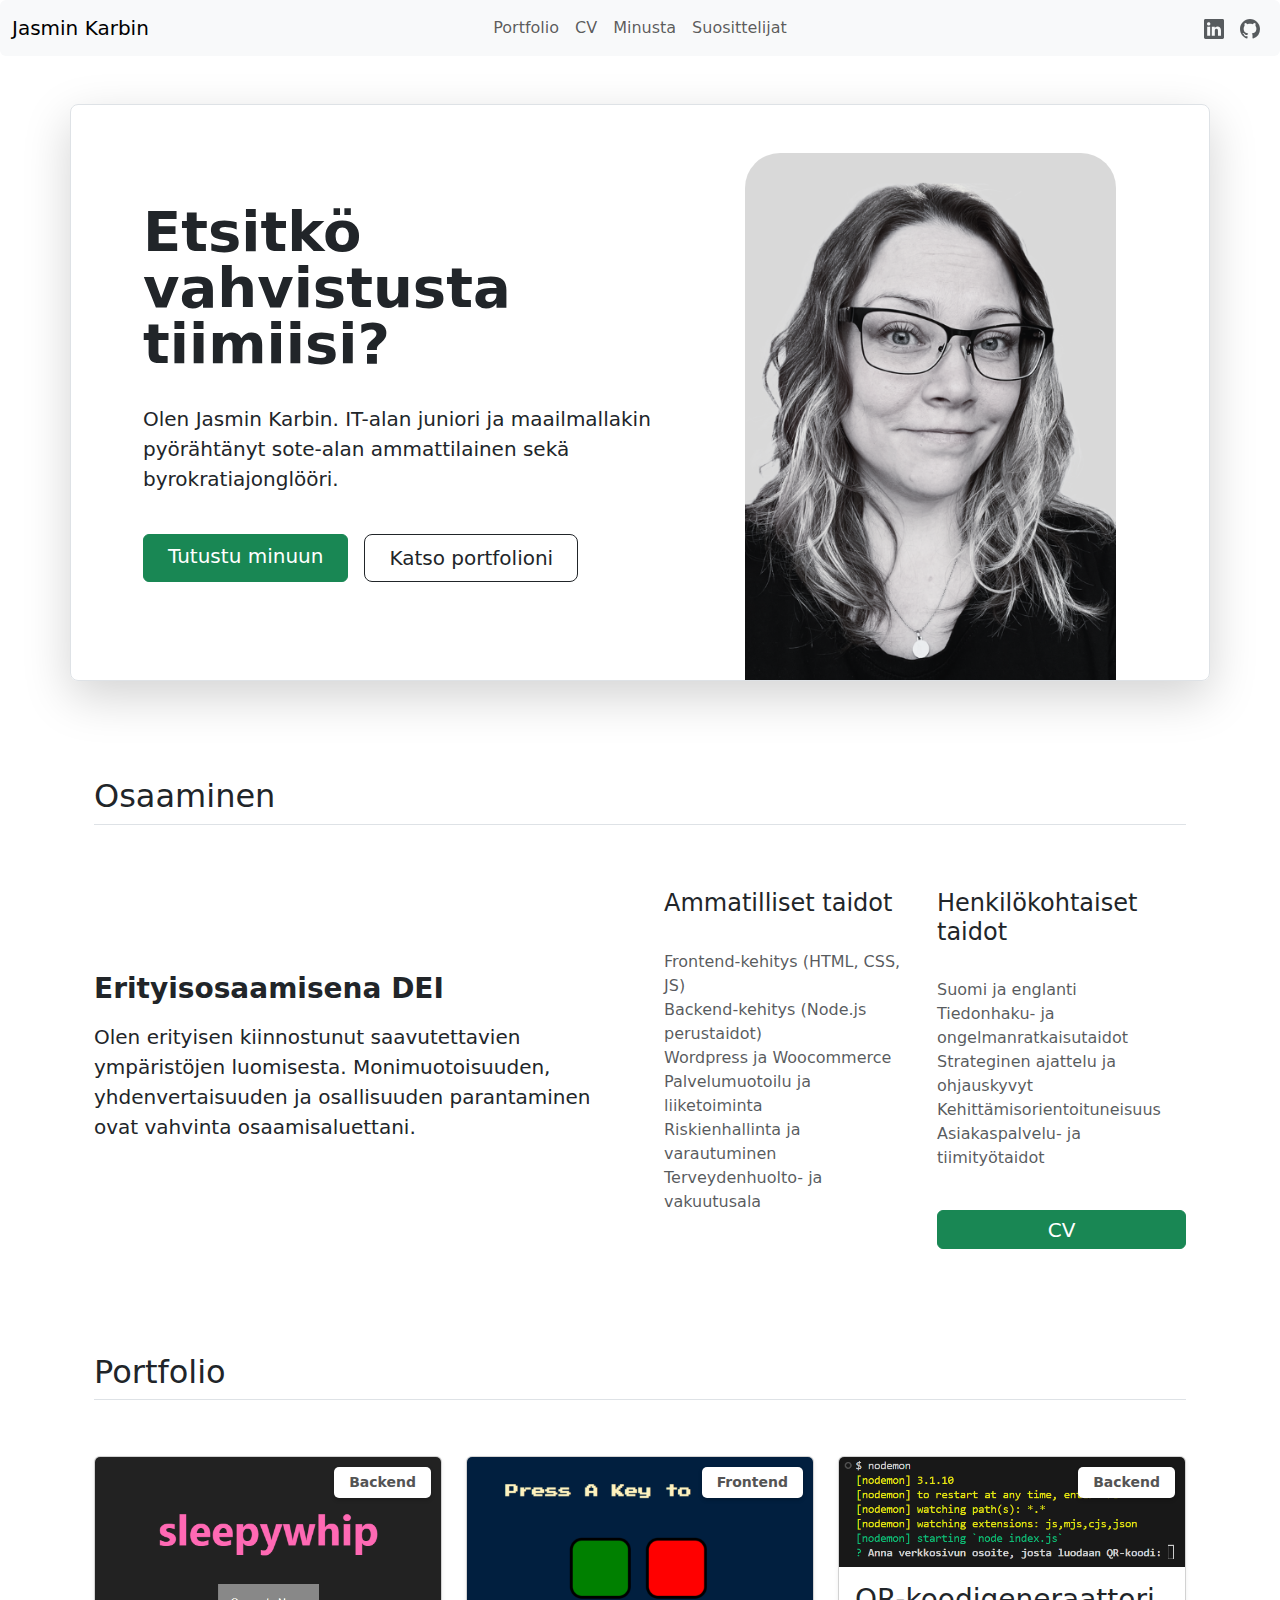
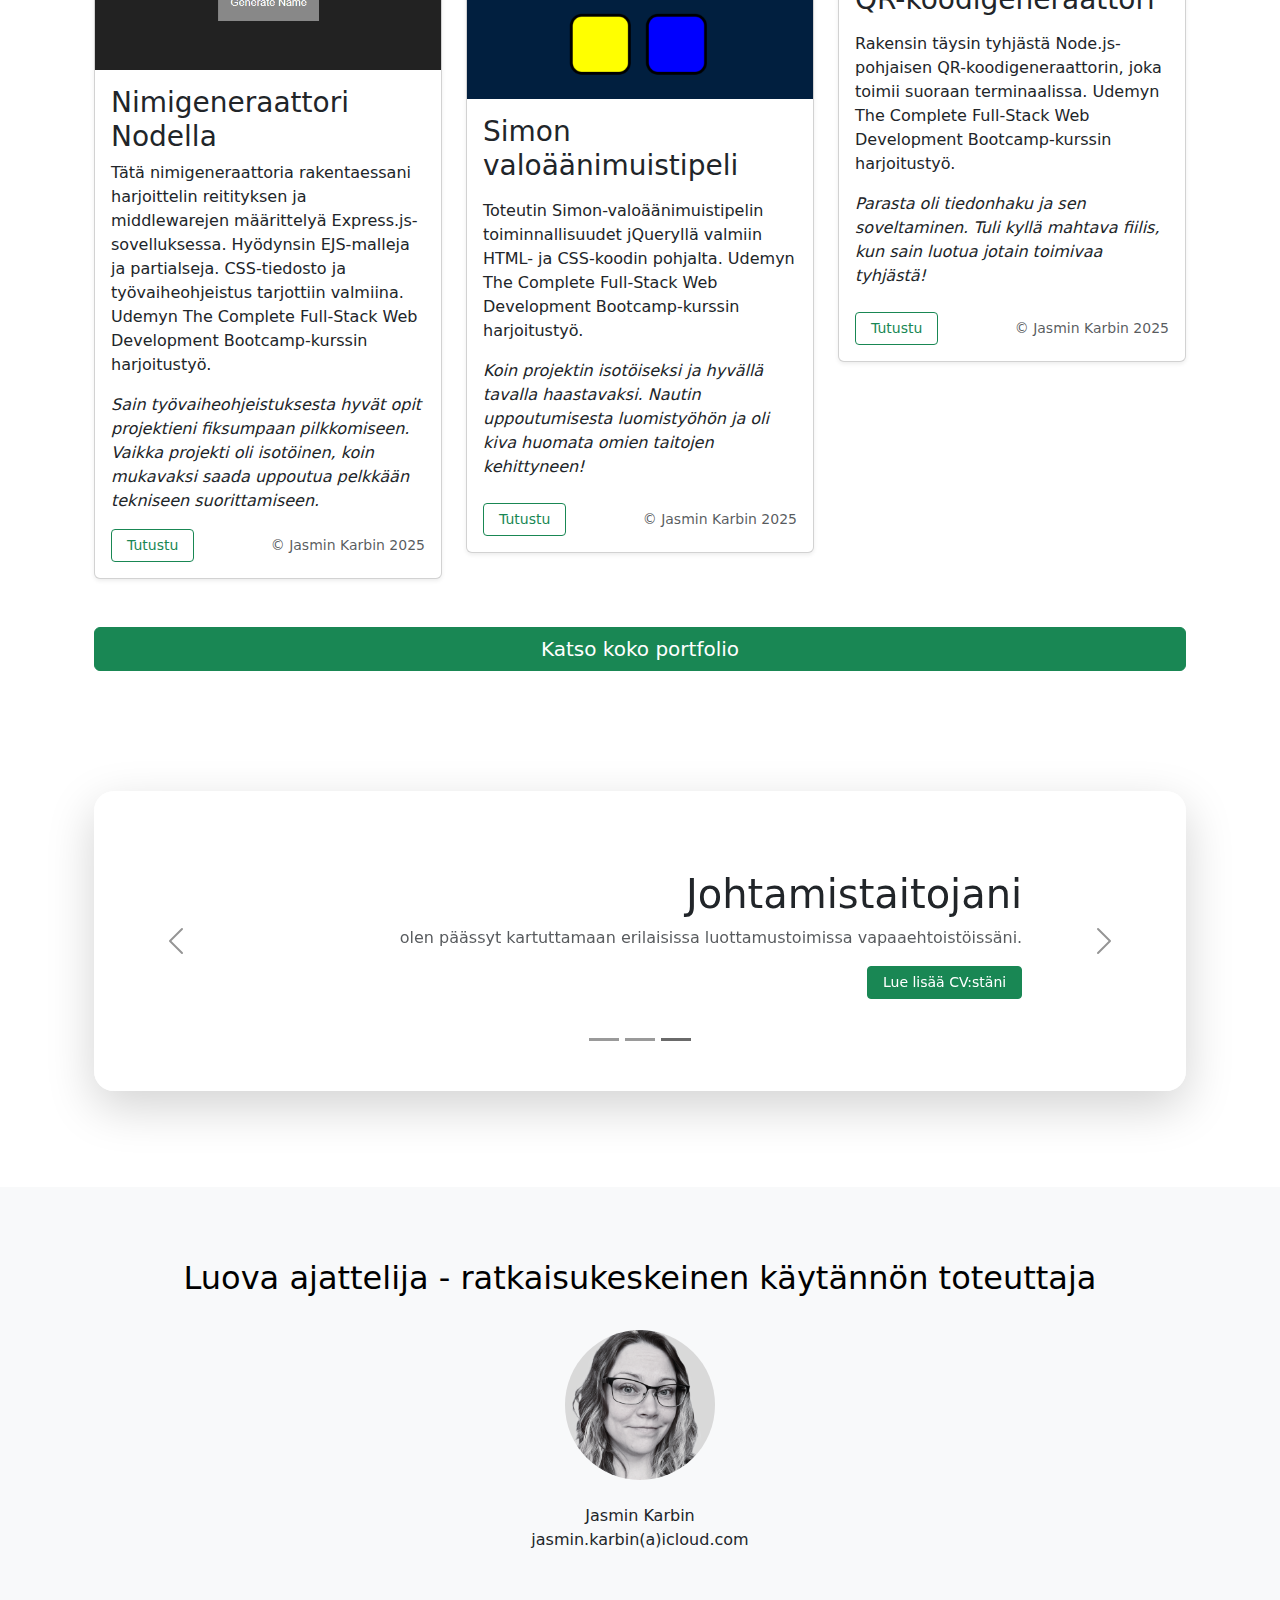
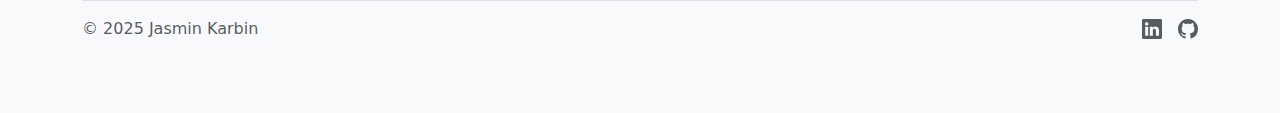
<file: index.html>
<!DOCTYPE html>
<html lang="fi">
<head>
  <meta charset="UTF-8">
  <meta name="viewport" content="width=device-width, initial-scale=1.0">
  <title>Etusivu - Jasmin Karbin</title>
  <link href="https://cdn.jsdelivr.net/npm/bootstrap@5.3.3/dist/css/bootstrap.min.css" rel="stylesheet" integrity="sha384-QWTKZyjpPEjISv5WaRU9OFeRpok6YctnYmDr5pNlyT2bRjXh0JMhjY6hW+ALEwIH" crossorigin="anonymous">
  <link rel="stylesheet" href="./style.css">
</head>

<body>
<!-- Navigaatio-->  
  <section id="navbar">
    <nav class="navbar navbar-expand-lg bg-body-tertiary rounded" aria-label="Thirteenth navbar example">
      <div class="container-fluid">
        <button class="navbar-toggler" type="button" data-bs-toggle="collapse" data-bs-target="#navbarsExample11" aria-controls="navbarsExample11" aria-expanded="false" aria-label="Toggle navigation">
          <span class="navbar-toggler-icon"></span>
        </button>

        <div class="collapse navbar-collapse d-lg-flex" id="navbarsExample11">
          <a class="navbar-brand col-lg-3 me-0" href="./index.html">Jasmin Karbin</a>
          <ul class="navbar-nav col-lg-6 justify-content-lg-center">
            <li class="nav-item"><a class="nav-link" href="./portfolio.html">Portfolio</a></li>
            <li class="nav-item"><a class="nav-link" href="./cv.html">CV</a></li>
            <li class="nav-item"><a class="nav-link" href="./minusta.html">Minusta</a></li>
            <li class="nav-item"><a class="nav-link" href="./suosittelijat.html">Suosittelijat</a></li>
          </ul>

          <div class="navbar-nav col-lg-3 d-flex justify-content-lg-end align-items-center flex-row">
            <a class="nav-link px-2 text-body-secondary" href="https://www.linkedin.com/in/jasminkarbin">
              <svg xmlns="http://www.w3.org/2000/svg" width="20" fill="currentColor" class="bi bi-linkedin" viewBox="0 0 16 16">
                <path d="M0 1.146C0 .513.526 0 1.175 0h13.65C15.474 0 16 .513 16 1.146v13.708c0 .633-.526 1.146-1.175 1.146H1.175C.526 16 0 15.487 0 14.854zm4.943 12.248V6.169H2.542v7.225zm-1.2-8.212c.837 0 1.358-.554 1.358-1.248-.015-.709-.52-1.248-1.342-1.248S2.4 3.226 2.4 3.934c0 .694.521 1.248 1.327 1.248zm4.908 8.212V9.359c0-.216.016-.432.08-.586.173-.431.568-.878 1.232-.878.869 0 1.216.662 1.216 1.634v3.865h2.401V9.25c0-2.22-1.184-3.252-2.764-3.252-1.274 0-1.845.7-2.165 1.193v.025h-.016l.016-.025V6.169h-2.4c.03.678 0 7.225 0 7.225z"/></svg></a>
            <a class="nav-link px-2 text-body-secondary" href="https://github.com/Brujavieja">
              <svg xmlns="http://www.w3.org/2000/svg" width="20" fill="currentColor" class="bi bi-github" viewBox="0 0 16 16">
                <path d="M8 0C3.58 0 0 3.58 0 8c0 3.54 2.29 6.53 5.47 7.59.4.07.55-.17.55-.38 0-.19-.01-.82-.01-1.49-2.01.37-2.53-.49-2.69-.94-.09-.23-.48-.94-.82-1.13-.28-.15-.68-.52-.01-.53.63-.01 1.08.58 1.23.82.72 1.21 1.87.87 2.33.66.07-.52.28-.87.51-1.07-1.78-.2-3.64-.89-3.64-3.95 0-.87.31-1.59.82-2.15-.08-.2-.36-1.02.08-2.12 0 0 .67-.21 2.2.82.64-.18 1.32-.27 2-.27s1.36.09 2 .27c1.53-1.04 2.2-.82 2.2-.82.44 1.1.16 1.92.08 2.12.51.56.82 1.27.82 2.15 0 3.07-1.87 3.75-3.65 3.95.29.25.54.73.54 1.48 0 1.07-.01 1.93-.01 2.2 0 .21.15.46.55.38A8.01 8.01 0 0 0 16 8c0-4.42-3.58-8-8-8"/></svg></a>
          </div>
        </div>
      </div>
    </nav>
  </section>

<!-- Esittely -->
    <section>
    <div class="container my-5">
        <div class="row p-4 pb-0 pe-lg-0 pt-lg-5 align-items-center rounded-3 border shadow-lg">
          <div class="col-lg-7 p-3 p-lg-5 pt-lg-3">
            <h1 class="display-4 fw-semibold lh-1">Etsitkö vahvistusta tiimiisi?</h1>
            </br>
            <p class="lead">Olen Jasmin Karbin. IT-alan juniori ja maailmallakin pyörähtänyt sote-alan ammattilainen sekä byrokratiajonglööri.</p>
            </br>
            <div class="d-grid gap-2 d-md-flex justify-content-md-start mb-4 mb-lg-3">
              <a href="./minusta.html" type="button" class="btn btn-success fs-5 px-4 me-md-2">Tutustu minuun</a>
              <a href="./portfolio.html" type="button" class="btn btn-outline-dark btn-lg px-4">Katso portfolioni</a>
            </div>
          </div>
          <div class="col-lg-4 col-lg-1 p-0">
              <img class="rounded-lg-3 img-fluid jasmin-potretti" src="./images/jasmin-potretti.png" alt="jasmin karbin" width="440">
          </div>
        </div>
      </div>
    </section>

<!-- Osaaminen -->
    <section>
        <div class="container px-4 py-5">
            <h2 class="pb-2 border-bottom otsikot">Osaaminen</h2>
        
            <div class="row row-cols-1 row-cols-md-2 align-items-md-center g-5 py-5">
              <div class="col d-flex flex-column align-items-start gap-2">
                <h3 class="fw-semibold">Erityisosaamisena DEI</h3>
                <p class="lead">
                  Olen erityisen kiinnostunut saavutettavien ympäristöjen luomisesta.
                  Monimuotoisuuden, yhdenvertaisuuden ja osallisuuden parantaminen ovat vahvinta osaamisaluettani.   
                </p>
              </div>
        
            <div class="col">
                <div class="row row-cols-1 row-cols-sm-2 g-4">
                    <div class="col d-flex flex-column gap-2">
                        <div class="feature-icon-small d-inline-flex align-items-center justify-content-center text-bg-primary bg-gradient fs-4 rounded-3">
                        </div>
                    <h4 class="fw-normal mb-0">Ammatilliset taidot</h4>
                    <p class="text-body-secondary"></br>
                        Frontend-kehitys (HTML, CSS, JS)</br>
                        Backend-kehitys (Node.js perustaidot)</br>
                        Wordpress ja Woocommerce</br>
                        Palvelumuotoilu ja liiketoiminta</br>
                        Riskienhallinta ja varautuminen</br>
                        Terveydenhuolto- ja vakuutusala</br>
                    </p>
                    </div>
      
                    <div class="col d-flex flex-column gap-2">
                        <div class="feature-icon-small d-inline-flex align-items-center justify-content-center text-bg-primary bg-gradient fs-4 rounded-3">
                        </div>
                    <h4 class="fw-normal mb-0">Henkilökohtaiset taidot</h4>
                    <p class="text-body-secondary"></br>
                        Suomi ja englanti</br>
                        Tiedonhaku- ja ongelmanratkaisutaidot</br>
                        Strateginen ajattelu ja ohjauskyvyt</br>
                        Kehittämisorientoituneisuus</br>
                        Asiakaspalvelu- ja tiimityötaidot
                    </p>
                    <a href="./cv.html" class="btn btn-success fs-5 btn-md mt-3" style="--bs-btn-padding-y: .2rem; --bs-btn-padding-x: 0.2rem; --bs-btn-font-size: 0.9rem;">CV</a>
                    </div>
                </div>
            </div>
        </div>
    </section>

<!-- Portfolio -->    
    <section>
      <div class="container px-4 pt-2 pb-5">
        <h2 class="pb-2 border-bottom otsikot">Portfolio</h2>
        <div class="row row-cols-1 row-cols-lg-3 g-4 py-5">

  <!-- Band Name Generator -->
          <div class="col">
            <div class="card shadow-sm">
              <div class="ribbon">Backend</div>
              <a href="https://github.com/Brujavieja/band-name-generator">
                <img src="./images/projekti-band.png" class="card-img-top img-fluid w-100" alt="">
              </a>
              <div class="card-body">
                <h3 class="fw-normal">Nimigeneraattori Nodella</h3>
                <p class="card-text text-start">
                  Tätä nimigeneraattoria rakentaessani harjoittelin reitityksen ja middlewarejen määrittelyä Express.js-sovelluksessa. 
                  Hyödynsin EJS-malleja ja partialseja. CSS-tiedosto ja työvaiheohjeistus tarjottiin valmiina.
                  Udemyn The Complete Full-Stack Web Development Bootcamp-kurssin harjoitustyö. 
                </p>
                <p class="fst-italic">Sain työvaiheohjeistuksesta hyvät opit projektieni fiksumpaan pilkkomiseen.
                  Vaikka projekti oli isotöinen, koin mukavaksi saada uppoutua pelkkään tekniseen suorittamiseen.
                </p>
                <div class="d-flex justify-content-between align-items-center">
                  <a href="https://github.com/Brujavieja/band-name-generator" class="btn btn-sm btn-outline-success">Tutustu</a>
                  <small class="text-body-secondary">© Jasmin Karbin 2025</small>
                </div>
              </div>
            </div>
          </div>

  <!-- Simon Game -->      
          <div class="col">
            <div class="card shadow-sm">
              <div class="ribbon">Frontend</div>
              <a href="https://brujavieja.github.io/simon">
                <img src="./images/projekti-simon.png" class="card-img-top img-fluid w-100" alt="">
              </a>
              <div class="card-body">
                <h3 class="fw-normal">Simon valoäänimuistipeli</h3>
                <p class="card-text text-start pt-2">
                  Toteutin Simon-valoäänimuistipelin toiminnallisuudet jQueryllä valmiin HTML- ja CSS-koodin pohjalta.
                  Udemyn The Complete Full-Stack Web Development Bootcamp-kurssin harjoitustyö. 
                </p> 
                <p class="fst-italic">Koin projektin isotöiseksi ja hyvällä tavalla haastavaksi. 
                  Nautin uppoutumisesta luomistyöhön ja oli kiva huomata omien taitojen kehittyneen!
                </p>
                <div class="d-flex justify-content-between align-items-center pt-2">
                  <a href="https://brujavieja.github.io/simon" class="btn btn-sm btn-outline-success">Tutustu</a>
                  <small class="text-body-secondary">© Jasmin Karbin 2025</small>
                </div>
              </div>
            </div>
          </div>

  <!-- QR-koodigeneraattori -->      
          <div class="col">
            <div class="card shadow-sm">
              <div class="ribbon">Backend</div>
              <a href="https://github.com/Brujavieja/qr">
                <img src="./images/projekti-qr.png" class="card-img-top img-fluid w-100" alt="">
              </a>
              <div class="card-body">
                <h3 class="fw-normal">QR-koodigeneraattori</h3>
                <p class="card-text text-start pt-2">
                  Rakensin täysin tyhjästä Node.js-pohjaisen QR-koodigeneraattorin, joka toimii suoraan terminaalissa. 
                  Udemyn The Complete Full-Stack Web Development Bootcamp-kurssin harjoitustyö.
                </p>
                <p class="fst-italic">Parasta oli tiedonhaku ja sen soveltaminen. 
                  Tuli kyllä mahtava fiilis, kun sain luotua jotain toimivaa tyhjästä!
                </p>
                <div class="d-flex justify-content-between align-items-center pt-2">
                  <a href="https://brujavieja.github.io/DiceeGame/" class="btn btn-sm btn-outline-success">Tutustu</a>
                  <small class="text-body-secondary">© Jasmin Karbin 2025</small>
                </div>
              </div>
            </div>
          </div>
        </div>
             
        <div class="d-grid gap-2">
          <a href="./portfolio.html" class="btn btn-success fs-5 longButton">Katso koko portfolio</a>
        </div>
    </section>

<!-- Karuselli -->
    <section>
      <div class="container mt-4 px-4 py-5">
        <div id="myCarousel" class="carousel slide carousel-rounded shadow-lg mb-6" data-bs-ride="carousel">
            <div class="carousel-indicators pb-4">
              <button type="button" data-bs-target="#myCarousel" data-bs-slide-to="0" class="" aria-label="Slide 1"></button>
              <button type="button" data-bs-target="#myCarousel" data-bs-slide-to="1" aria-label="Slide 2" class=""></button>
              <button type="button" data-bs-target="#myCarousel" data-bs-slide-to="2" aria-label="Slide 3" class="active" aria-current="true"></button>
            </div>
            <div id= first-carousel class="carousel-inner">
              <div class="carousel-item">
                <img class="carousel-img" width="100%" height="300px" src="./images/placeholder-white.png" alt="" aria-hidden="true"> 
                <div class="container">
                  <div class="carousel-caption text-start text-dark mb-2 pb-5">
                    <h1>Palveluasenteeni</h1>
                    <p class="opacity-75">ja ymmärrykseni erilaisuutta kohtaan auttavat minua menestymään ihmisten kanssa.</p>
                    <p><a class="btn btn-success btn-sm" href="./minusta.html">Lue mitä muut kertovat minusta</a></p>
                  </div>
                </div>
              </div>
              <div id= second-carousel class="carousel-item">
                <img class="carousel-img" width="100%" height="300px" src="./images/placeholder-white.png" alt="" aria-hidden="true"> 
                <div class="container">
                  <div class="carousel-caption text-dark mb-2 pb-5">
                    <h1>Kehittämisintoni</h1>
                    <p class="opacity-75">kulkee tiiviisti käsi kädessä palvelumuotoiluosaamiseni ja luovuuteni kanssa.</p>
                    <p><a class="btn btn-success btn-sm" href="./portfolio.html">Tutustu portfoliooni</a></p>
                  </div>
                </div>
              </div>
              <div id=third-carousel class="carousel-item active">
                <img class="carousel-img" width="100%" height="300px" src="./images/placeholder-white.png" alt="" aria-hidden="true">
                <div class="container">
                  <div class="carousel-caption text-end text-dark mb-2 pb-5">
                    <h1>Johtamistaitojani</h1>
                    <p class="opacity-75">olen päässyt kartuttamaan erilaisissa luottamustoimissa vapaaehtoistöissäni.</p>
                    <p><a class="btn btn-success btn-sm" href="./cv.html">Lue lisää CV:stäni</a></p>
                  </div>
                </div>
              </div>
            </div>
            <button class="carousel-control-prev" type="button" data-bs-target="#myCarousel" data-bs-slide="prev">
              <span class="carousel-control-prev-icon" aria-hidden="true"></span>
              <span class="visually-hidden">Previous</span>
            </button>
            <button class="carousel-control-next" type="button" data-bs-target="#myCarousel" data-bs-slide="next">
              <span class="carousel-control-next-icon" aria-hidden="true"></span>
              <span class="visually-hidden">Next</span>
            </button>
        </div>
      </div>
    </section>

<!-- Footer -->    
    <section id="footer">
      <div class="p-5 text-center bg-body-tertiary mt-5">
        <div class="container my-4">
          <h2 class="text-body-emphasis slogan">Luova ajattelija - ratkaisukeskeinen käytännön toteuttaja</h2>
          <img class="col-lg-8 mx-auto lead my-4 jasmin-nelio" src="./images/jasmin-nelio.png" alt="jasmin">  
          <p>Jasmin Karbin</br>
            jasmin.karbin(a)icloud.com</p>
          <div class="d-flex flex-column flex-sm-row justify-content-between align-items-center pt-3 mt-5 border-top">
            <div class="text-body-secondary mb-2 mb-sm-0">
              © 2025 Jasmin Karbin
            </div>
            <ul class="list-unstyled d-flex mb-0">
              <li class="ms-3">
                <a class="text-body-secondary" href="https://www.linkedin.com/in/jasminkarbin">
                  <svg xmlns="http://www.w3.org/2000/svg" width="20" fill="currentColor" class="bi bi-linkedin" viewBox="0 0 16 16">
                    <path d="M0 1.146C0 .513.526 0 1.175 0h13.65C15.474 0 16 .513 16 1.146v13.708c0 .633-.526 1.146-1.175 1.146H1.175C.526 16 0 15.487 0 14.854zm4.943 12.248V6.169H2.542v7.225zm-1.2-8.212c.837 0 1.358-.554 1.358-1.248-.015-.709-.52-1.248-1.342-1.248S2.4 3.226 2.4 3.934c0 .694.521 1.248 1.327 1.248zm4.908 8.212V9.359c0-.216.016-.432.08-.586.173-.431.568-.878 1.232-.878.869 0 1.216.662 1.216 1.634v3.865h2.401V9.25c0-2.22-1.184-3.252-2.764-3.252-1.274 0-1.845.7-2.165 1.193v.025h-.016l.016-.025V6.169h-2.4c.03.678 0 7.225 0 7.225z"/></svg>
                </a>
              </li>
              <li class="ms-3">
                <a class="text-body-secondary" href="https://github.com/Brujavieja">
                  <svg xmlns="http://www.w3.org/2000/svg" width="20" fill="currentColor" class="bi bi-github" viewBox="0 0 16 16">
                    <path d="M8 0C3.58 0 0 3.58 0 8c0 3.54 2.29 6.53 5.47 7.59.4.07.55-.17.55-.38 0-.19-.01-.82-.01-1.49-2.01.37-2.53-.49-2.69-.94-.09-.23-.48-.94-.82-1.13-.28-.15-.68-.52-.01-.53.63-.01 1.08.58 1.23.82.72 1.21 1.87.87 2.33.66.07-.52.28-.87.51-1.07-1.78-.2-3.64-.89-3.64-3.95 0-.87.31-1.59.82-2.15-.08-.2-.36-1.02.08-2.12 0 0 .67-.21 2.2.82.64-.18 1.32-.27 2-.27s1.36.09 2 .27c1.53-1.04 2.2-.82 2.2-.82.44 1.1.16 1.92.08 2.12.51.56.82 1.27.82 2.15 0 3.07-1.87 3.75-3.65 3.95.29.25.54.73.54 1.48 0 1.07-.01 1.93-.01 2.2 0 .21.15.46.55.38A8.01 8.01 0 0 0 16 8c0-4.42-3.58-8-8-8"/></svg>
                </a>
              </li>
            </ul>
          </div>
        </div>
      </div>
    </section>

<!-- Scroll to Top -->
    <button id="scroll-to-top-btn" class="btn btn-primary" type="button" title="Takaisin ylös">
      ⇡
    </button>

    <script src="https://cdn.jsdelivr.net/npm/bootstrap@5.3.3/dist/js/bootstrap.bundle.min.js" integrity="sha384-YvpcrYf0tY3lHB60NNkmXc5s9fDVZLESaAA55NDzOxhy9GkcIdslK1eN7N6jIeHz" crossorigin="anonymous"></script>
    <script src="index.js" charset="UTF-8"></script> 
  </body>
</html>
</file>
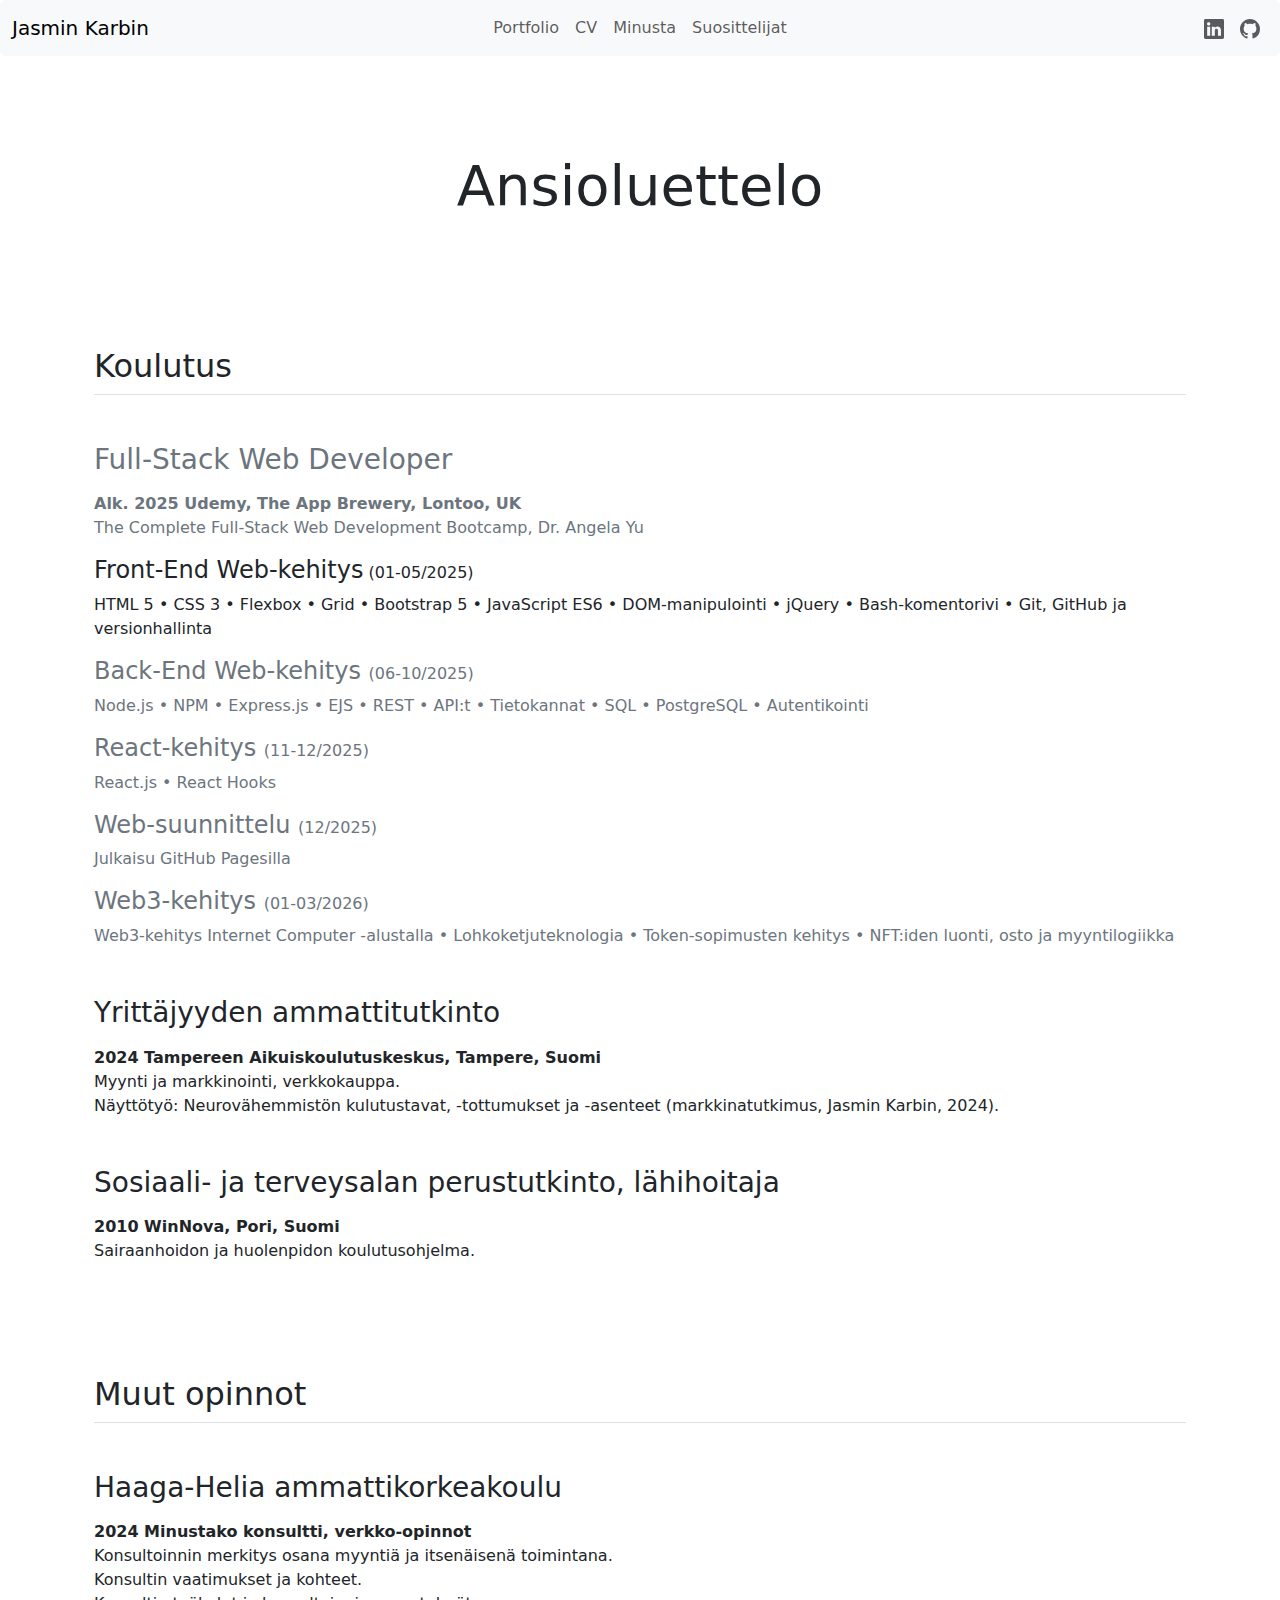
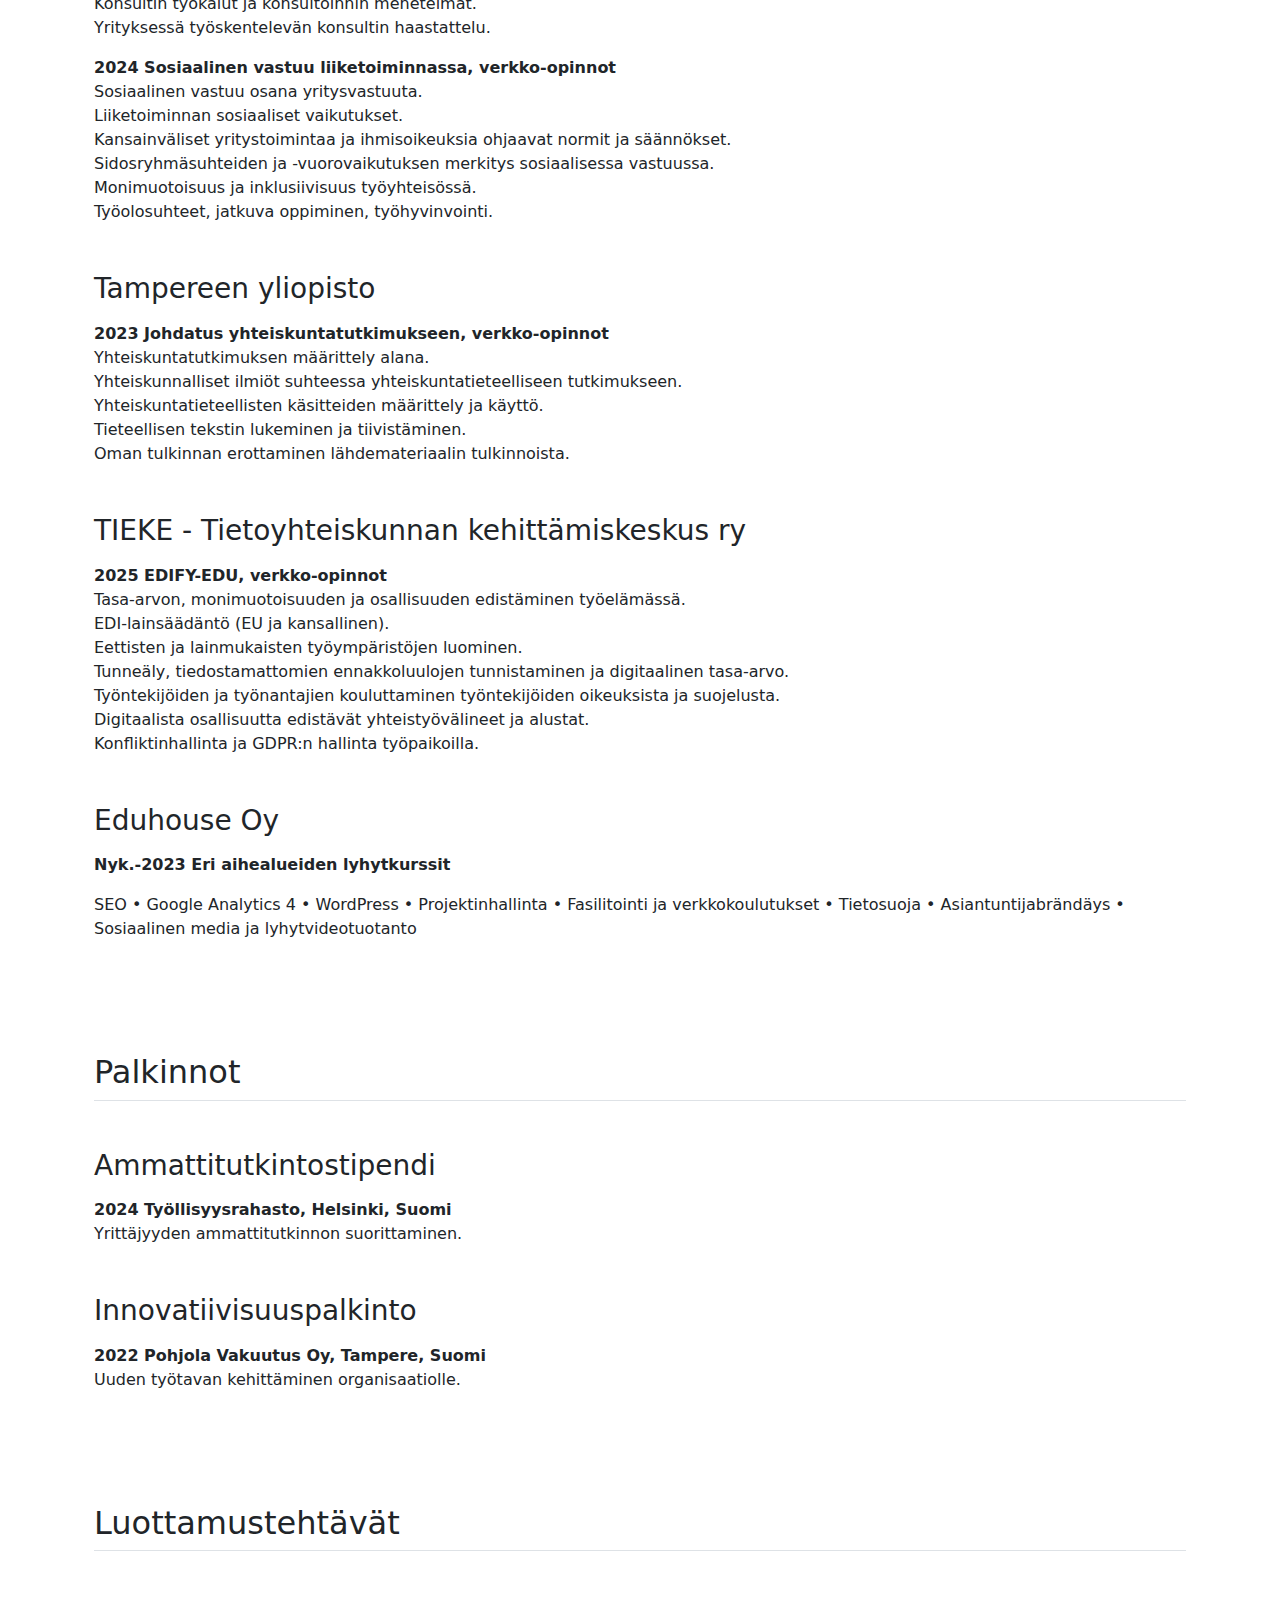
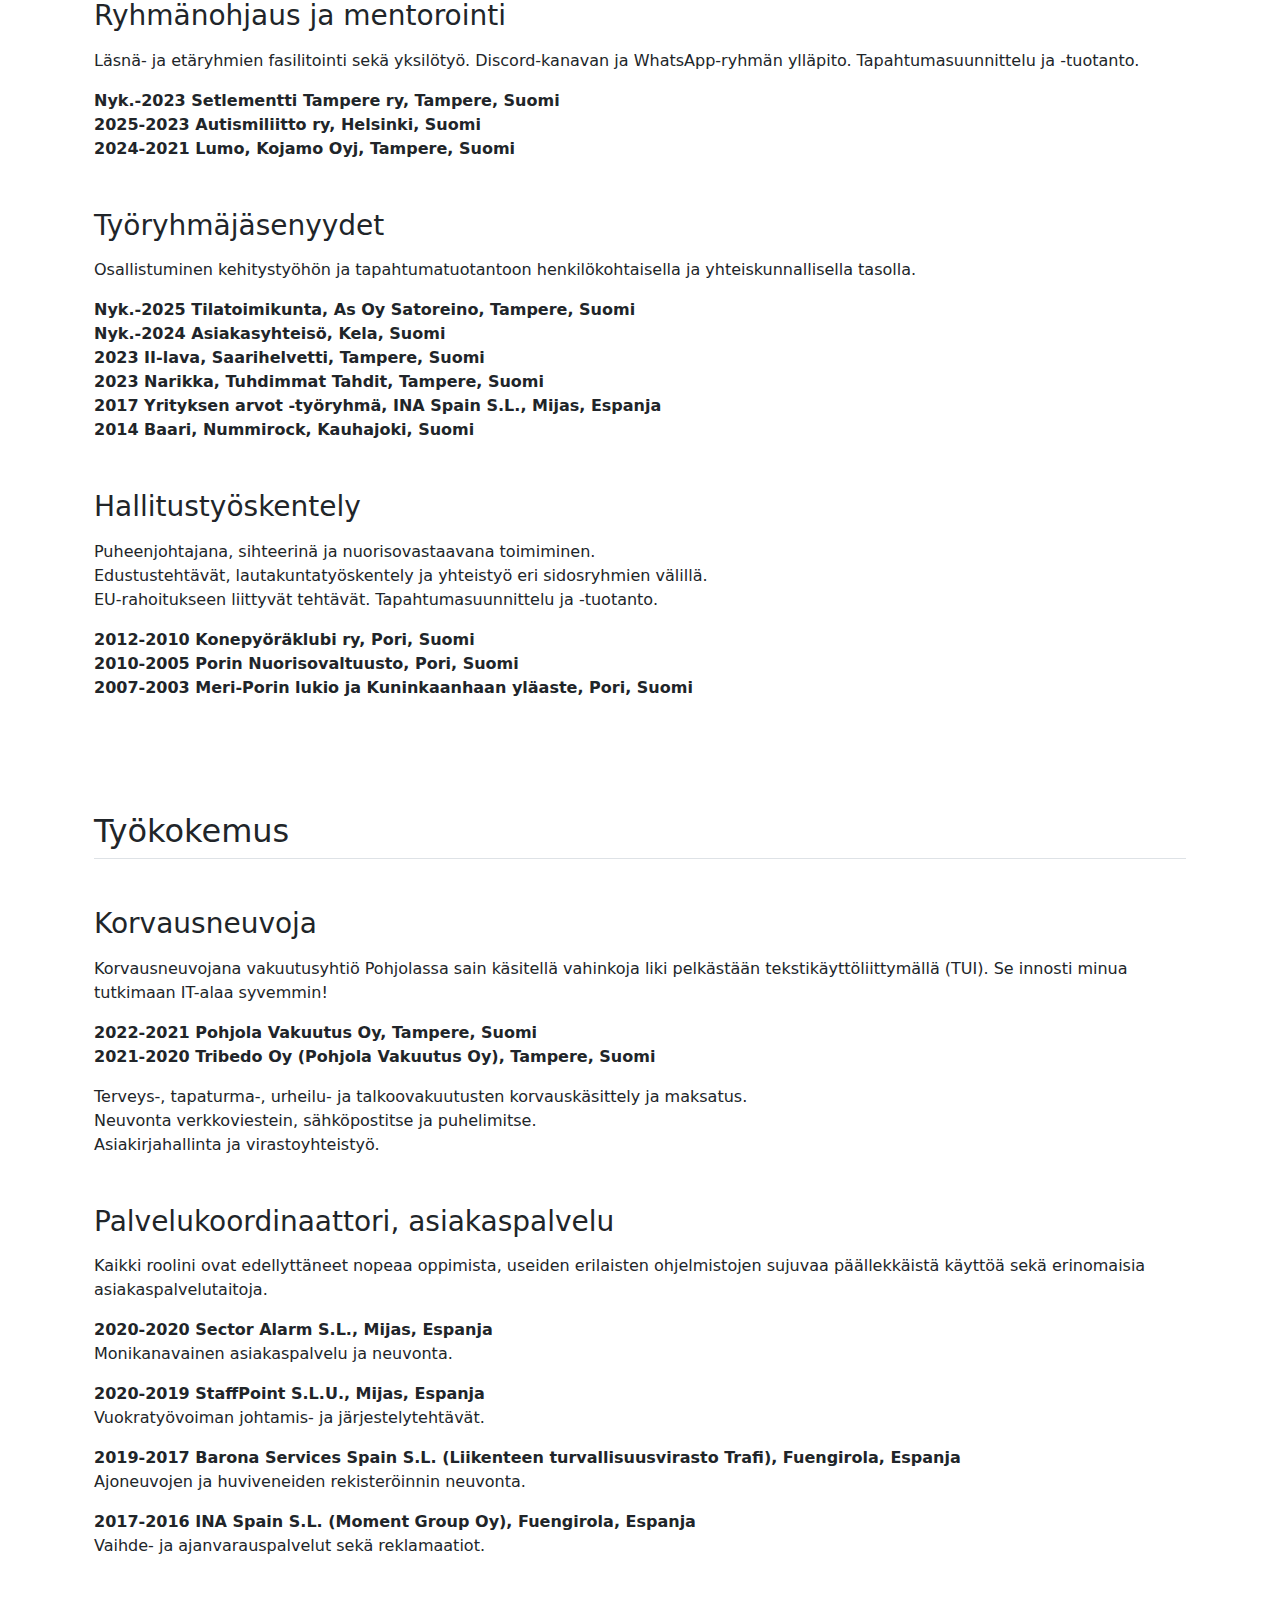
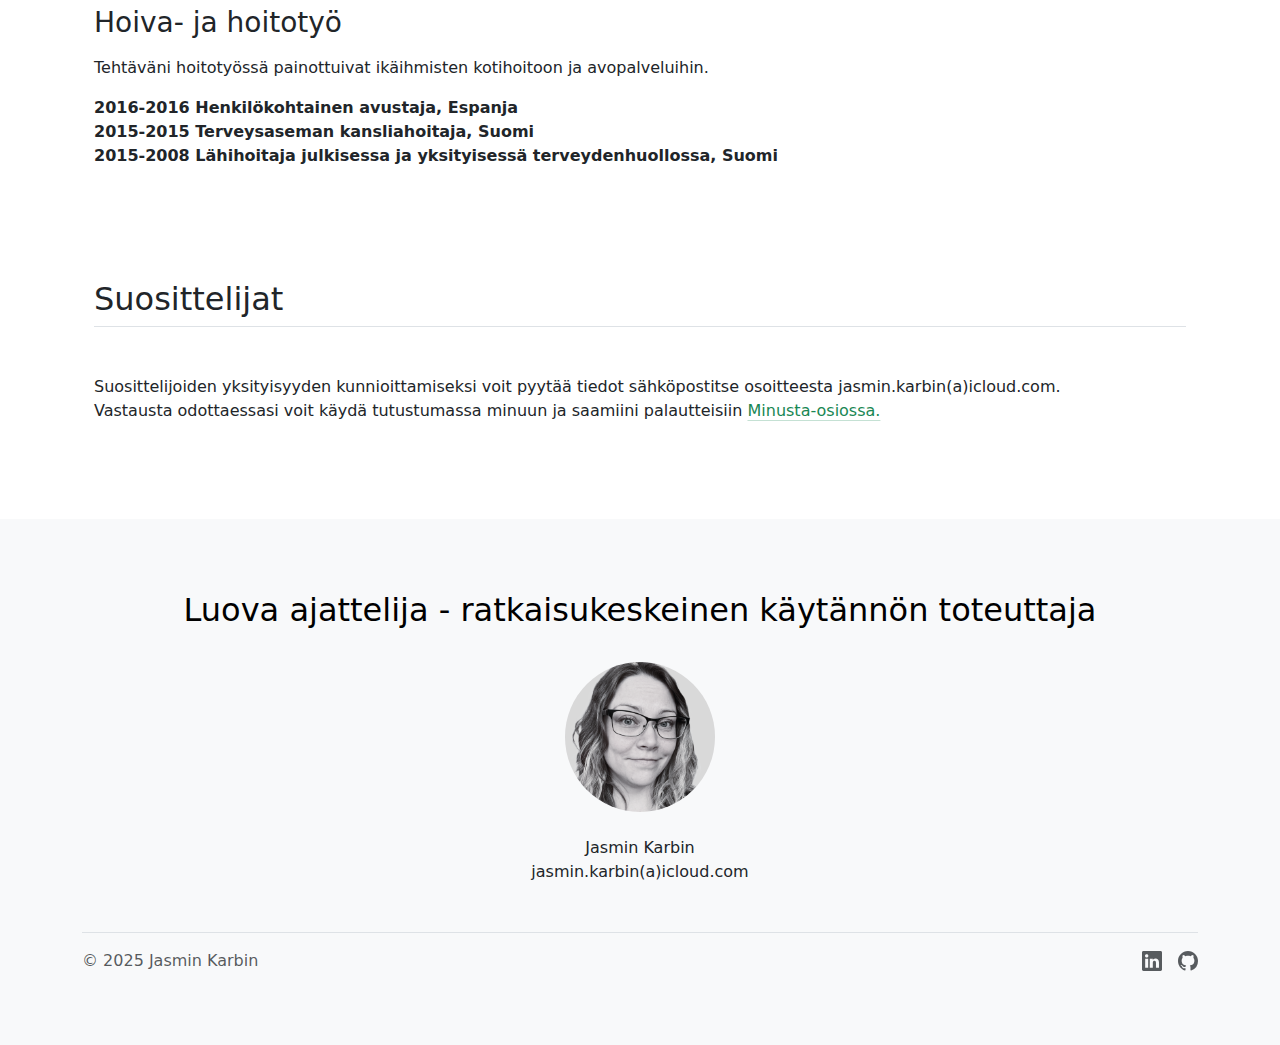
<file: cv.html>
<!DOCTYPE html>
<html lang="fi">
<head>
  <meta charset="UTF-8">
  <meta name="viewport" content="width=device-width, initial-scale=1.0">
  <title>CV - Jasmin Karbin</title>
  <link href="https://cdn.jsdelivr.net/npm/bootstrap@5.3.3/dist/css/bootstrap.min.css" rel="stylesheet" integrity="sha384-QWTKZyjpPEjISv5WaRU9OFeRpok6YctnYmDr5pNlyT2bRjXh0JMhjY6hW+ALEwIH" crossorigin="anonymous">
  <link rel="stylesheet" href="./style.css">
</head>

<body>
<!-- Navigaatio-->  
  <section id="navbar">
    <nav class="navbar navbar-expand-lg bg-body-tertiary rounded" aria-label="Thirteenth navbar example">
      <div class="container-fluid">
        <button class="navbar-toggler" type="button" data-bs-toggle="collapse" data-bs-target="#navbarsExample11" aria-controls="navbarsExample11" aria-expanded="false" aria-label="Toggle navigation">
          <span class="navbar-toggler-icon"></span>
        </button>

        <div class="collapse navbar-collapse d-lg-flex" id="navbarsExample11">
          <a class="navbar-brand col-lg-3 me-0" href="./index.html">Jasmin Karbin</a>
          <ul class="navbar-nav col-lg-6 justify-content-lg-center">
            <li class="nav-item"><a class="nav-link" href="./portfolio.html">Portfolio</a></li>
            <li class="nav-item"><a class="nav-link" href="./cv.html">CV</a></li>
            <li class="nav-item"><a class="nav-link" href="./minusta.html">Minusta</a></li>
            <li class="nav-item"><a class="nav-link" href="./suosittelijat.html">Suosittelijat</a></li>
          </ul>

          <div class="navbar-nav col-lg-3 d-flex justify-content-lg-end align-items-center flex-row">
            <a class="nav-link px-2 text-body-secondary" href="https://www.linkedin.com/in/jasminkarbin">
              <svg xmlns="http://www.w3.org/2000/svg" width="20" fill="currentColor" class="bi bi-linkedin" viewBox="0 0 16 16">
                <path d="M0 1.146C0 .513.526 0 1.175 0h13.65C15.474 0 16 .513 16 1.146v13.708c0 .633-.526 1.146-1.175 1.146H1.175C.526 16 0 15.487 0 14.854zm4.943 12.248V6.169H2.542v7.225zm-1.2-8.212c.837 0 1.358-.554 1.358-1.248-.015-.709-.52-1.248-1.342-1.248S2.4 3.226 2.4 3.934c0 .694.521 1.248 1.327 1.248zm4.908 8.212V9.359c0-.216.016-.432.08-.586.173-.431.568-.878 1.232-.878.869 0 1.216.662 1.216 1.634v3.865h2.401V9.25c0-2.22-1.184-3.252-2.764-3.252-1.274 0-1.845.7-2.165 1.193v.025h-.016l.016-.025V6.169h-2.4c.03.678 0 7.225 0 7.225z"/></svg></a>
            <a class="nav-link px-2 text-body-secondary" href="https://github.com/Brujavieja">
              <svg xmlns="http://www.w3.org/2000/svg" width="20" fill="currentColor" class="bi bi-github" viewBox="0 0 16 16">
                <path d="M8 0C3.58 0 0 3.58 0 8c0 3.54 2.29 6.53 5.47 7.59.4.07.55-.17.55-.38 0-.19-.01-.82-.01-1.49-2.01.37-2.53-.49-2.69-.94-.09-.23-.48-.94-.82-1.13-.28-.15-.68-.52-.01-.53.63-.01 1.08.58 1.23.82.72 1.21 1.87.87 2.33.66.07-.52.28-.87.51-1.07-1.78-.2-3.64-.89-3.64-3.95 0-.87.31-1.59.82-2.15-.08-.2-.36-1.02.08-2.12 0 0 .67-.21 2.2.82.64-.18 1.32-.27 2-.27s1.36.09 2 .27c1.53-1.04 2.2-.82 2.2-.82.44 1.1.16 1.92.08 2.12.51.56.82 1.27.82 2.15 0 3.07-1.87 3.75-3.65 3.95.29.25.54.73.54 1.48 0 1.07-.01 1.93-.01 2.2 0 .21.15.46.55.38A8.01 8.01 0 0 0 16 8c0-4.42-3.58-8-8-8"/></svg></a>
          </div>
        </div>
      </div>
    </nav>
  </section>

<!-- OTSIKKO Ansioluettelo -->
  <section>
    <div class="pt-5 text-center container">
      <div class="row p-lg-5">
        <div class="col-lg-10 col-md-10 mx-auto">
          <h1 class="display-4 fw-normal">Ansioluettelo</h1>  
        </div>
      </div>
    </div>
  </section>  

<!-- Koulutus -->
  <section>
    <div class="container p-4 my-5" id="custom-cards">
      <h2 class="pb-2 border-bottom otsikot">Koulutus</h2>

      <h3 class="pb-2 fw-normal mt-5 text-secondary">Full-Stack Web Developer</h3>
      <p class="fw-semibold text-secondary">Alk. 2025 Udemy, The App Brewery, Lontoo, UK </br> 
        <span class="fw-normal">The Complete Full-Stack Web Development Bootcamp, Dr. Angela Yu</span></p>
        <h4 class="fw-normal">Front-End Web-kehitys<span class="fs-6"> (01-05/2025)</span></h4>
          <p>
          HTML 5
          • CSS 3
          • Flexbox
          • Grid
          • Bootstrap 5
          • JavaScript ES6
          • DOM-manipulointi
          • jQuery
          • Bash-komentorivi
          • Git, GitHub ja versionhallinta
          </p>
        <h4 class="otsikot text-secondary">Back-End Web-kehitys <span class="fs-6">(06-10/2025)</span></h4>
          <p class="text-secondary">
          Node.js
          • NPM
          • Express.js
          • EJS
          • REST
          • API:t
          • Tietokannat
          • SQL
          • PostgreSQL
          • Autentikointi
          </p>
        <h4 class="otsikot text-secondary">React-kehitys <span class="fs-6">(11-12/2025)</span></h4>
          <p class="text-secondary">
          React.js
          • React Hooks
          </p>
        <h4 class="otsikot text-secondary">Web-suunnittelu <span class="fs-6">(12/2025)</span></h4>
          <p class="text-secondary">
          Julkaisu GitHub Pagesilla
          </p>
        <h4 class="otsikot text-secondary">Web3-kehitys <span class="fs-6">(01-03/2026)</span></h4>
          <p class="text-secondary">
          Web3-kehitys Internet Computer -alustalla
          • Lohkoketjuteknologia
          • Token-sopimusten kehitys
          • NFT:iden luonti, osto ja myyntilogiikka
          </p>

      <h3 class="pb-2 fw-normal mt-5">Yrittäjyyden ammattitutkinto</h3>
      <p class="fw-semibold">2024 Tampereen Aikuiskoulutuskeskus, Tampere, Suomi</br> 
        <span class="fw-normal">Myynti ja markkinointi, verkkokauppa.</br>
          Näyttötyö: Neurovähemmistön kulutustavat, -tottumukset ja -asenteet (markkinatutkimus, Jasmin Karbin, 2024).
        </span>
      </p>

      <h3 class="pb-2 fw-normal mt-5">Sosiaali- ja terveysalan perustutkinto, lähihoitaja</h3>
      <p class="fw-semibold">2010 WinNova, Pori, Suomi</br> 
        <span class="fw-normal">Sairaanhoidon ja huolenpidon koulutusohjelma.
        </span>
      </p>
    </div>
  </section>

<!-- Muut opinnot -->
  <section>
    <div class="container p-4 my-5" id="custom-cards">
      <h2 class="pb-2 border-bottom otsikot">Muut opinnot</h2>

      <h3 class="pb-2 fw-normal mt-5">Haaga-Helia ammattikorkeakoulu</h3>
      <p class="fw-semibold">2024 Minustako konsultti, verkko-opinnot</br> 
        <span class="fw-normal">Konsultoinnin merkitys osana myyntiä ja itsenäisenä toimintana.</br>
          Konsultin vaatimukset ja kohteet.</br>
          Konsultin työkalut ja konsultoinnin menetelmät.</br>
          Yrityksessä työskentelevän konsultin haastattelu.
        </span>
      </p>

      <p class="fw-semibold">2024 Sosiaalinen vastuu liiketoiminnassa, verkko-opinnot</br> 
        <span class="fw-normal">Sosiaalinen vastuu osana yritysvastuuta.</br>
          Liiketoiminnan sosiaaliset vaikutukset.</br>
          Kansainväliset yritystoimintaa ja ihmisoikeuksia ohjaavat normit ja säännökset.</br>
          Sidosryhmäsuhteiden ja -vuorovaikutuksen merkitys sosiaalisessa vastuussa.</br>
          Monimuotoisuus ja inklusiivisuus työyhteisössä.</br>
          Työolosuhteet, jatkuva oppiminen, työhyvinvointi.
        </span>
      </p>    

      <h3 class="pb-2 fw-normal mt-5">Tampereen yliopisto</h3>
      <p class="fw-semibold">2023 Johdatus yhteiskuntatutkimukseen, verkko-opinnot</br> 
        <span class="fw-normal">Yhteiskuntatutkimuksen määrittely alana.</br> 
          Yhteiskunnalliset ilmiöt suhteessa yhteiskuntatieteelliseen tutkimukseen.</br>
          Yhteiskuntatieteellisten käsitteiden määrittely ja käyttö.</br>
          Tieteellisen tekstin lukeminen ja tiivistäminen.</br>
          Oman tulkinnan erottaminen lähdemateriaalin tulkinnoista.
        </span>
      </p>

      <h3 class="pb-2 fw-normal mt-5">TIEKE - Tietoyhteiskunnan kehittämiskeskus ry</h3>
      <p class="fw-semibold">2025 EDIFY-EDU, verkko-opinnot</br>
        <span class="fw-normal">Tasa-arvon, monimuotoisuuden ja osallisuuden edistäminen työelämässä.</br>
          EDI-lainsäädäntö (EU ja kansallinen).</br>
          Eettisten ja lainmukaisten työympäristöjen luominen.</br>
          Tunneäly, tiedostamattomien ennakkoluulojen tunnistaminen ja digitaalinen tasa-arvo.</br>
          Työntekijöiden ja työnantajien kouluttaminen työntekijöiden oikeuksista ja suojelusta.</br> 
          Digitaalista osallisuutta edistävät yhteistyövälineet ja alustat.</br>
          Konfliktinhallinta ja GDPR:n hallinta työpaikoilla.
        </span>
      </p>

      <h3 class="pb-2 fw-normal mt-5">Eduhouse Oy</h3>
      <p class="fw-semibold">Nyk.-2023 Eri aihealueiden lyhytkurssit</br>
        <p>
          SEO
          • Google Analytics 4
          • WordPress
          • Projektinhallinta
          • Fasilitointi ja verkkokoulutukset
          • Tietosuoja
          • Asiantuntijabrändäys
          • Sosiaalinen media ja lyhytvideotuotanto
        </p>
      </p>    
    </div>
  </section>

<!-- Palkinnot -->
  <section>
    <div class="container p-4 my-5" id="custom-cards">
      <h2 class="pb-2 border-bottom otsikot">Palkinnot</h2>

      <h3 class="pb-2 fw-normal mt-5">Ammattitutkintostipendi</h3>
      <p class="fw-semibold">2024 Työllisyysrahasto, Helsinki, Suomi</br> 
        <span class="fw-normal">Yrittäjyyden ammattitutkinnon suorittaminen.</span></p>

      <h3 class="pb-2 fw-normal mt-5">Innovatiivisuuspalkinto</h3>
      <p class="fw-semibold">2022 Pohjola Vakuutus Oy, Tampere, Suomi</br> 
        <span class="fw-normal">Uuden työtavan kehittäminen organisaatiolle.</span></p>
    </div>
  </section>

<!-- Luottamustehtävät -->
  <section>
    <div class="container p-4 my-5" id="custom-cards">
      <h2 class="pb-2 border-bottom otsikot">Luottamustehtävät</h2>

      <h3 class="pb-2 fw-normal mt-5">Ryhmänohjaus ja mentorointi</h3>
      <p>Läsnä- ja etäryhmien fasilitointi sekä yksilötyö. Discord-kanavan ja WhatsApp-ryhmän ylläpito. Tapahtumasuunnittelu ja -tuotanto. </p>
      <p class="fw-semibold">Nyk.-2023 Setlementti Tampere ry, Tampere, Suomi</br>
        2025-2023 Autismiliitto ry, Helsinki, Suomi</br>
        2024-2021 Lumo, Kojamo Oyj, Tampere, Suomi</p> 

      <h3 class="pb-2 fw-normal mt-5">Työryhmäjäsenyydet</h3>
      <p>Osallistuminen kehitystyöhön ja tapahtumatuotantoon henkilökohtaisella ja yhteiskunnallisella tasolla.</p>
      <p class="fw-semibold">Nyk.-2025 Tilatoimikunta, As Oy Satoreino, Tampere, Suomi</br>
        Nyk.-2024 Asiakasyhteisö, Kela, Suomi</br>
        2023 <span aria-label="2">II</span>-lava, Saarihelvetti, Tampere, Suomi</br>
        2023 Narikka, Tuhdimmat Tahdit, Tampere, Suomi</br>
        2017 Yrityksen arvot -työryhmä, INA Spain S.L., Mijas, Espanja</br>
        2014 Baari, Nummirock, Kauhajoki, Suomi</p>

      <h3 class="pb-2 fw-normal mt-5">Hallitustyöskentely</h3>
      <p>Puheenjohtajana, sihteerinä ja nuorisovastaavana toimiminen.</br>
        Edustustehtävät, lautakuntatyöskentely ja yhteistyö eri sidosryhmien välillä.</br>
        EU-rahoitukseen liittyvät tehtävät. Tapahtumasuunnittelu ja -tuotanto. </p>
      <p class="fw-semibold">2012-2010 Konepyöräklubi ry, Pori, Suomi</br>
        2010-2005 Porin Nuorisovaltuusto, Pori, Suomi</br>
        2007-2003 Meri-Porin lukio ja Kuninkaanhaan yläaste, Pori, Suomi</p>  
    </div>
  </section>

<!-- Työkokemus -->   
  <section>
    <div class="container p-4 my-5" id="custom-cards">
      <h2 class="pb-2 border-bottom otsikot">Työkokemus</h2>

      <h3 class="pb-2 fw-normal mt-5">Korvausneuvoja</h3>
        <p>Korvausneuvojana vakuutusyhtiö Pohjolassa sain käsitellä vahinkoja liki pelkästään tekstikäyttöliittymällä (TUI). Se innosti minua tutkimaan IT-alaa syvemmin!</p>
        <p class="fw-semibold">2022-2021 Pohjola Vakuutus Oy, Tampere, Suomi</br>
          2021-2020 Tribedo Oy (Pohjola Vakuutus Oy), Tampere, Suomi</p>
        <p>Terveys-, tapaturma-, urheilu- ja talkoovakuutusten korvauskäsittely ja maksatus.</br>
          Neuvonta verkkoviestein, sähköpostitse ja puhelimitse.</br>
          Asiakirjahallinta ja virastoyhteistyö.</p>
      
        <h3 class="pb-2 fw-normal mt-5">Palvelukoordinaattori, asiakaspalvelu</h3>
        <p>Kaikki roolini ovat edellyttäneet nopeaa oppimista, useiden erilaisten ohjelmistojen sujuvaa päällekkäistä käyttöä sekä erinomaisia asiakaspalvelutaitoja.</p>
        <p class="fw-semibold">2020-2020 Sector Alarm S.L., Mijas, Espanja</br> 
          <span class="fw-normal">Monikanavainen asiakaspalvelu ja neuvonta.</span></p>
      
        <p class="fw-semibold">2020-2019 StaffPoint S.L.U., Mijas, Espanja</br>
        <span class="fw-normal">Vuokratyövoiman johtamis- ja järjestelytehtävät.</span></p>

        <p class="fw-semibold">2019-2017 Barona Services Spain S.L. (Liikenteen turvallisuusvirasto Trafi), Fuengirola, Espanja</br>
          <span class="fw-normal">Ajoneuvojen ja huviveneiden rekisteröinnin neuvonta.</span></p>
        
        <p class="fw-semibold">2017-2016 INA Spain S.L. (Moment Group Oy), Fuengirola, Espanja</br>
          <span class="fw-normal">Vaihde- ja ajanvarauspalvelut sekä reklamaatiot.</span></p>

        <h3 class="pb-2 fw-normal mt-5">Hoiva- ja hoitotyö</h3>
        <p>Tehtäväni hoitotyössä painottuivat ikäihmisten kotihoitoon ja avopalveluihin.</p>
        <p class="fw-semibold">2016-2016 Henkilökohtainen avustaja, Espanja</br>
          2015-2015 Terveysaseman kansliahoitaja, Suomi</br>
          2015-2008 Lähihoitaja julkisessa ja yksityisessä terveydenhuollossa, Suomi</p>
    </div>
  </section>

<!-- Suosittelijat -->
<section>
  <div class="container p-4 my-5" id="custom-cards">
    <h2 class="pb-2 border-bottom otsikot">Suosittelijat</h2>
    <p class="pb-2 mt-5">Suosittelijoiden yksityisyyden kunnioittamiseksi voit pyytää tiedot sähköpostitse osoitteesta jasmin.karbin(a)icloud.com.</br>
    Vastausta odottaessasi voit käydä tutustumassa minuun ja saamiini palautteisiin <a href="./minusta.html" class="fw-normal link-success link-offset-2 link-underline-opacity-25 link-underline-opacity-100-hover"> Minusta-osiossa.</a></p>
  </div>
</section>

<!-- Footer -->    
  <section id="footer">
    <div class="p-5 text-center bg-body-tertiary mt-5">
      <div class="container my-4">
        <h2 class="text-body-emphasis slogan">Luova ajattelija - ratkaisukeskeinen käytännön toteuttaja</h2>
        <img class="col-lg-8 mx-auto lead my-4 jasmin-nelio" src="./images/jasmin-nelio.png" alt="jasmin">  
        <p>Jasmin Karbin</br>
          jasmin.karbin(a)icloud.com</p>
        <div class="d-flex flex-column flex-sm-row justify-content-between align-items-center pt-3 mt-5 border-top">
          <div class="text-body-secondary mb-2 mb-sm-0">
            © 2025 Jasmin Karbin
          </div>
          <ul class="list-unstyled d-flex mb-0">
            <li class="ms-3">
              <a class="text-body-secondary" href="https://www.linkedin.com/in/jasminkarbin">
                <svg xmlns="http://www.w3.org/2000/svg" width="20" fill="currentColor" class="bi bi-linkedin" viewBox="0 0 16 16">
                  <path d="M0 1.146C0 .513.526 0 1.175 0h13.65C15.474 0 16 .513 16 1.146v13.708c0 .633-.526 1.146-1.175 1.146H1.175C.526 16 0 15.487 0 14.854zm4.943 12.248V6.169H2.542v7.225zm-1.2-8.212c.837 0 1.358-.554 1.358-1.248-.015-.709-.52-1.248-1.342-1.248S2.4 3.226 2.4 3.934c0 .694.521 1.248 1.327 1.248zm4.908 8.212V9.359c0-.216.016-.432.08-.586.173-.431.568-.878 1.232-.878.869 0 1.216.662 1.216 1.634v3.865h2.401V9.25c0-2.22-1.184-3.252-2.764-3.252-1.274 0-1.845.7-2.165 1.193v.025h-.016l.016-.025V6.169h-2.4c.03.678 0 7.225 0 7.225z"/></svg>
              </a>
            </li>
            <li class="ms-3">
              <a class="text-body-secondary" href="https://github.com/Brujavieja">
                <svg xmlns="http://www.w3.org/2000/svg" width="20" fill="currentColor" class="bi bi-github" viewBox="0 0 16 16">
                  <path d="M8 0C3.58 0 0 3.58 0 8c0 3.54 2.29 6.53 5.47 7.59.4.07.55-.17.55-.38 0-.19-.01-.82-.01-1.49-2.01.37-2.53-.49-2.69-.94-.09-.23-.48-.94-.82-1.13-.28-.15-.68-.52-.01-.53.63-.01 1.08.58 1.23.82.72 1.21 1.87.87 2.33.66.07-.52.28-.87.51-1.07-1.78-.2-3.64-.89-3.64-3.95 0-.87.31-1.59.82-2.15-.08-.2-.36-1.02.08-2.12 0 0 .67-.21 2.2.82.64-.18 1.32-.27 2-.27s1.36.09 2 .27c1.53-1.04 2.2-.82 2.2-.82.44 1.1.16 1.92.08 2.12.51.56.82 1.27.82 2.15 0 3.07-1.87 3.75-3.65 3.95.29.25.54.73.54 1.48 0 1.07-.01 1.93-.01 2.2 0 .21.15.46.55.38A8.01 8.01 0 0 0 16 8c0-4.42-3.58-8-8-8"/></svg>
              </a>
            </li>
          </ul>
        </div>
      </div>
    </div>
  </section>

<!-- Scroll to Top -->
  <button id="scroll-to-top-btn" class="btn btn-primary" type="button" title="Takaisin ylös">
    ⇡
  </button>

  <script src="https://cdn.jsdelivr.net/npm/bootstrap@5.3.3/dist/js/bootstrap.bundle.min.js" integrity="sha384-YvpcrYf0tY3lHB60NNkmXc5s9fDVZLESaAA55NDzOxhy9GkcIdslK1eN7N6jIeHz" crossorigin="anonymous"></script>
  <script src="index.js" charset="UTF-8"></script>
</body>
</html>
</file>
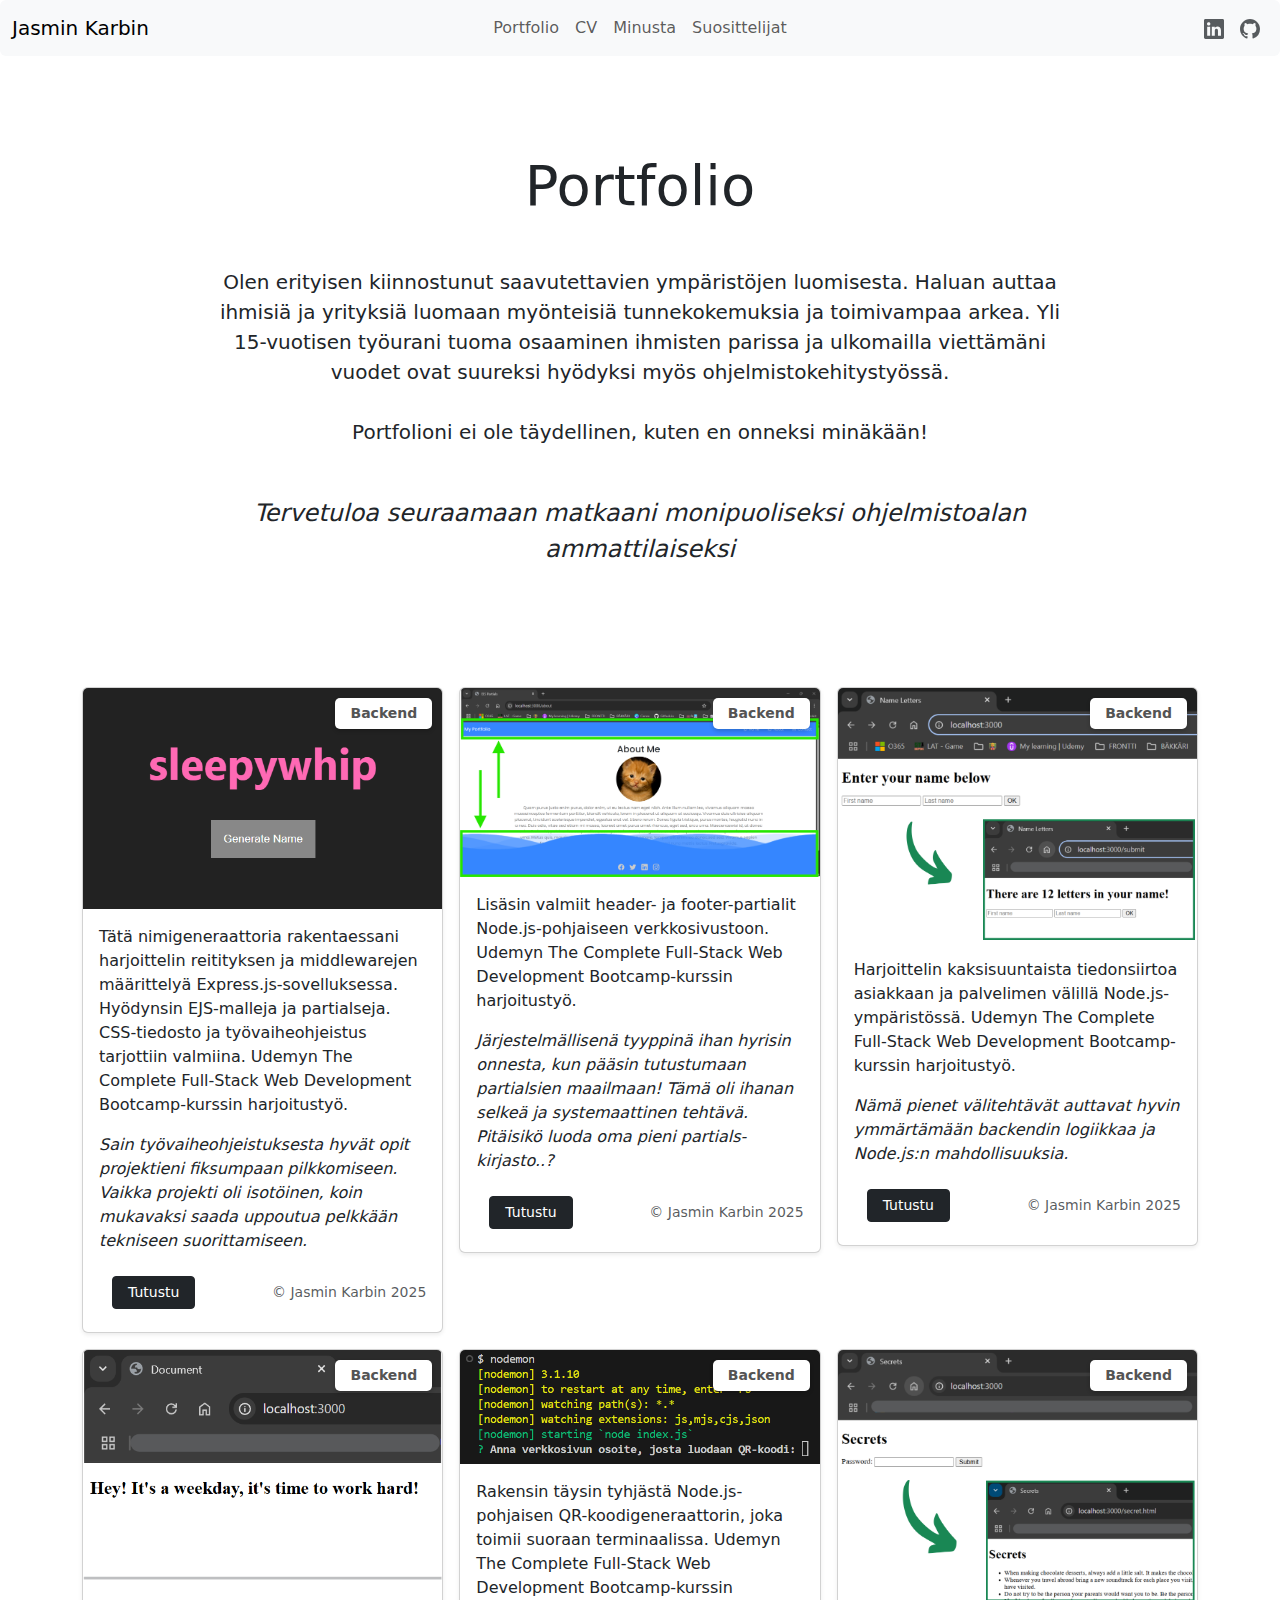
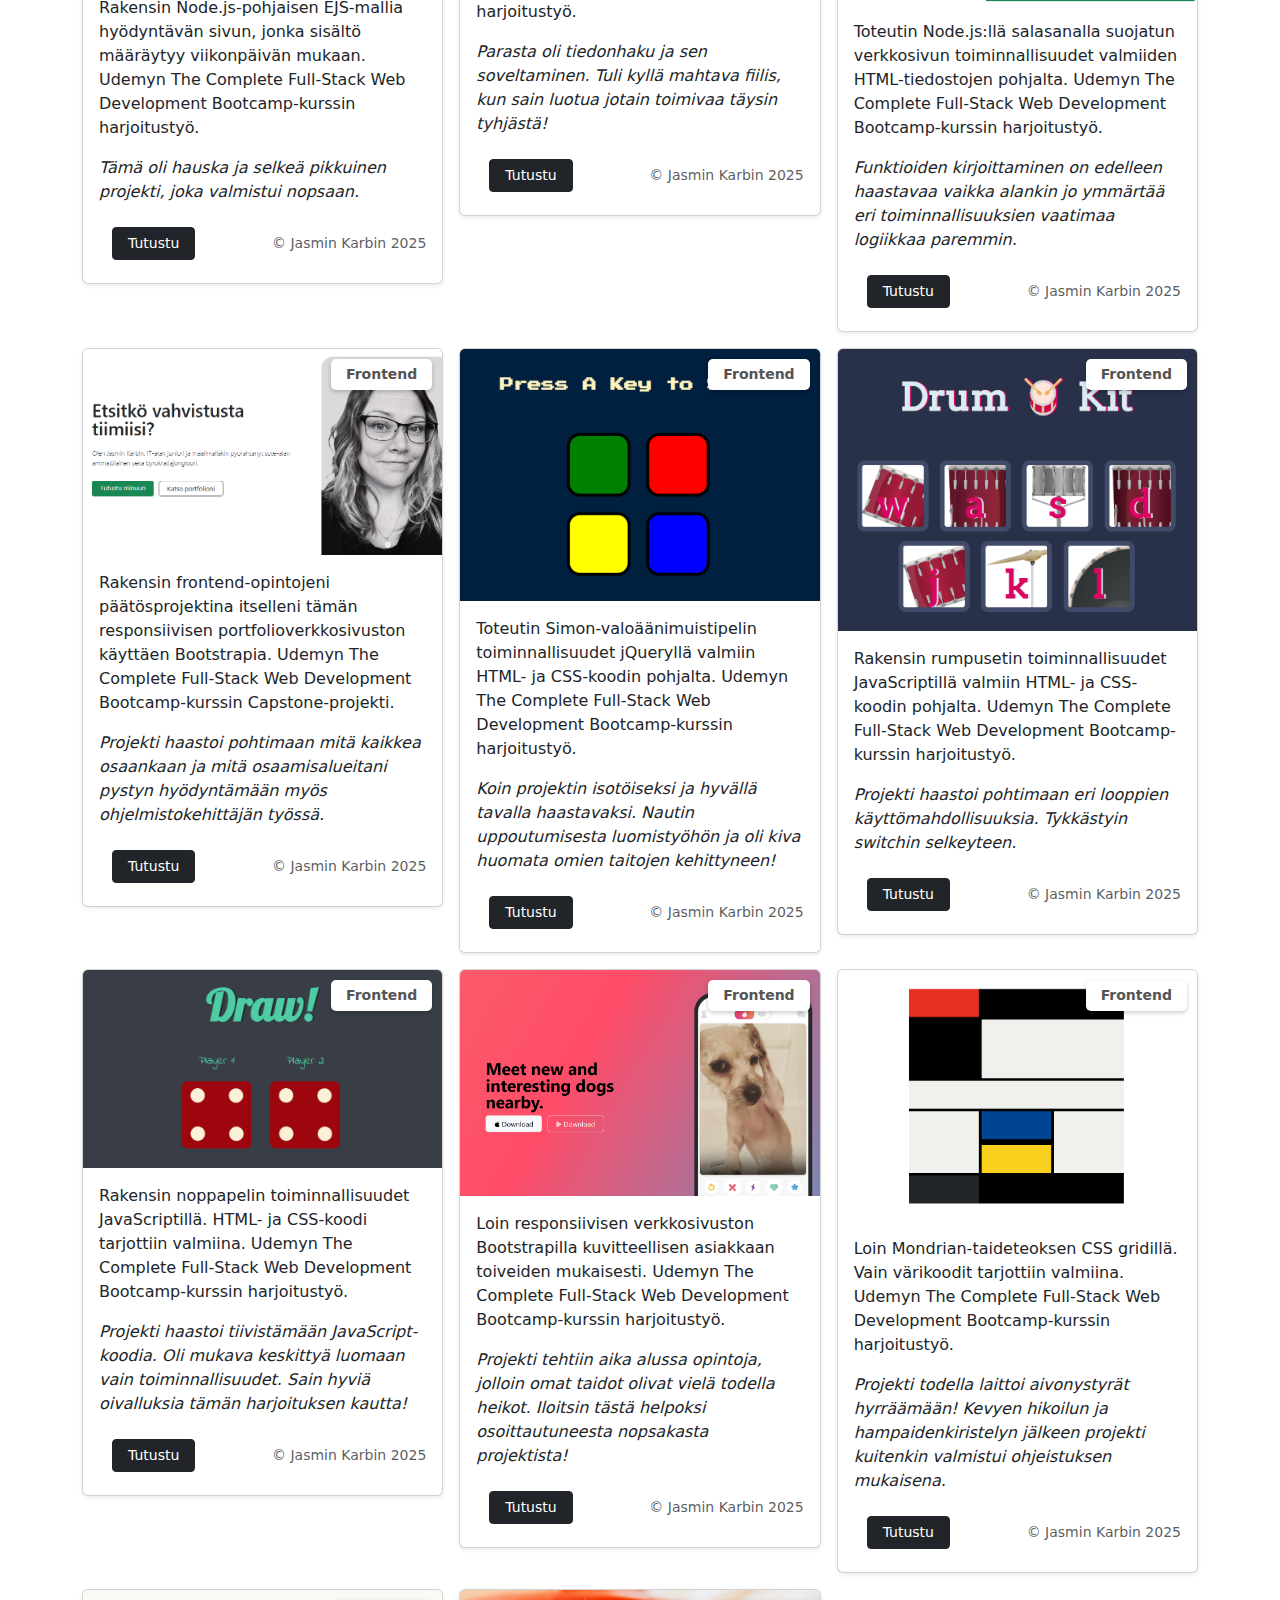
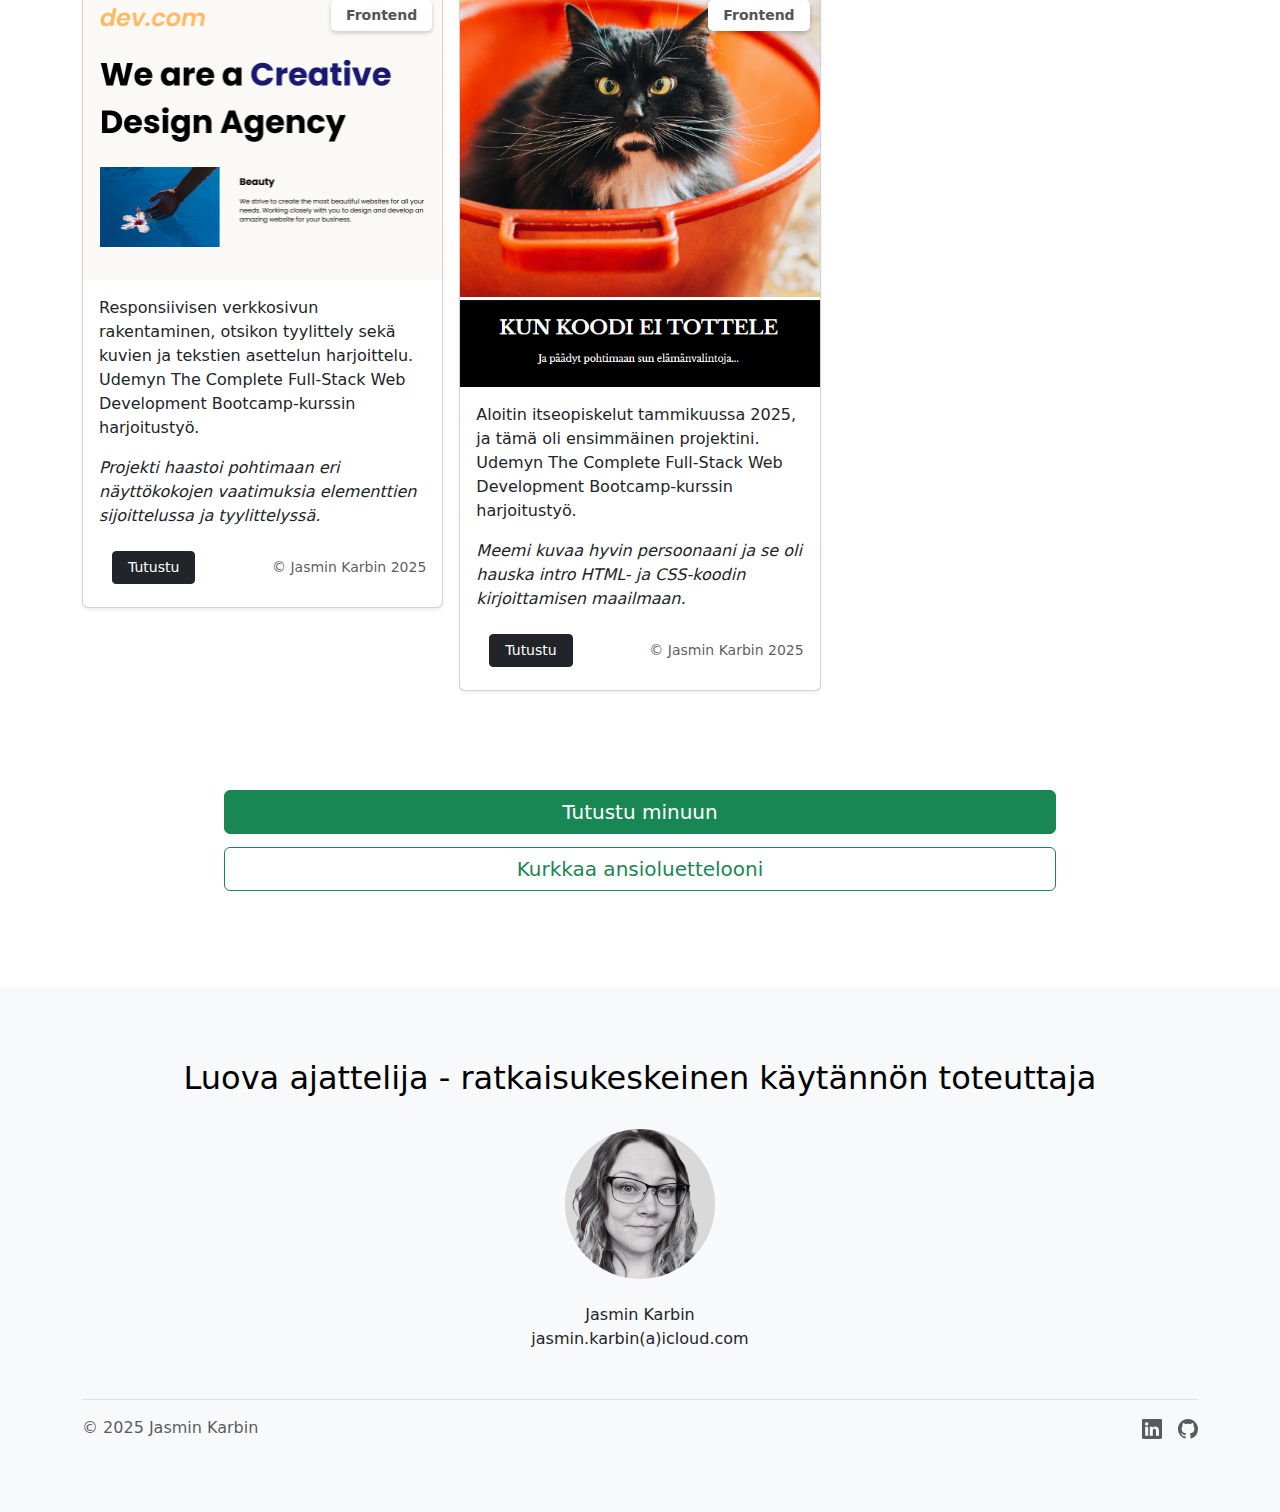
<file: portfolio.html>
<!DOCTYPE html>
<html lang="fi">
<head>
  <meta charset="UTF-8">
  <meta name="viewport" content="width=device-width, initial-scale=1.0">
  <title>Portfolio - Jasmin Karbin</title>
  <link href="https://cdn.jsdelivr.net/npm/bootstrap@5.3.3/dist/css/bootstrap.min.css" rel="stylesheet" integrity="sha384-QWTKZyjpPEjISv5WaRU9OFeRpok6YctnYmDr5pNlyT2bRjXh0JMhjY6hW+ALEwIH" crossorigin="anonymous">
  <link rel="stylesheet" href="./style.css">
</head>

<body>
<!-- Navigaatio-->  
  <section id="navbar">
    <nav class="navbar navbar-expand-lg bg-body-tertiary rounded" aria-label="Thirteenth navbar example">
      <div class="container-fluid">
        <button class="navbar-toggler" type="button" data-bs-toggle="collapse" data-bs-target="#navbarsExample11" aria-controls="navbarsExample11" aria-expanded="false" aria-label="Toggle navigation">
          <span class="navbar-toggler-icon"></span>
        </button>

        <div class="collapse navbar-collapse d-lg-flex" id="navbarsExample11">
          <a class="navbar-brand col-lg-3 me-0" href="./index.html">Jasmin Karbin</a>
          <ul class="navbar-nav col-lg-6 justify-content-lg-center">
            <li class="nav-item"><a class="nav-link" href="./portfolio.html">Portfolio</a></li>
            <li class="nav-item"><a class="nav-link" href="./cv.html">CV</a></li>
            <li class="nav-item"><a class="nav-link" href="./minusta.html">Minusta</a></li>
            <li class="nav-item"><a class="nav-link" href="./suosittelijat.html">Suosittelijat</a></li>
          </ul>

          <div class="navbar-nav col-lg-3 d-flex justify-content-lg-end align-items-center flex-row">
            <a class="nav-link px-2 text-body-secondary" href="https://www.linkedin.com/in/jasminkarbin">
              <svg xmlns="http://www.w3.org/2000/svg" width="20" fill="currentColor" class="bi bi-linkedin" viewBox="0 0 16 16">
                <path d="M0 1.146C0 .513.526 0 1.175 0h13.65C15.474 0 16 .513 16 1.146v13.708c0 .633-.526 1.146-1.175 1.146H1.175C.526 16 0 15.487 0 14.854zm4.943 12.248V6.169H2.542v7.225zm-1.2-8.212c.837 0 1.358-.554 1.358-1.248-.015-.709-.52-1.248-1.342-1.248S2.4 3.226 2.4 3.934c0 .694.521 1.248 1.327 1.248zm4.908 8.212V9.359c0-.216.016-.432.08-.586.173-.431.568-.878 1.232-.878.869 0 1.216.662 1.216 1.634v3.865h2.401V9.25c0-2.22-1.184-3.252-2.764-3.252-1.274 0-1.845.7-2.165 1.193v.025h-.016l.016-.025V6.169h-2.4c.03.678 0 7.225 0 7.225z"/></svg></a>
            <a class="nav-link px-2 text-body-secondary" href="https://github.com/Brujavieja">
              <svg xmlns="http://www.w3.org/2000/svg" width="20" fill="currentColor" class="bi bi-github" viewBox="0 0 16 16">
                <path d="M8 0C3.58 0 0 3.58 0 8c0 3.54 2.29 6.53 5.47 7.59.4.07.55-.17.55-.38 0-.19-.01-.82-.01-1.49-2.01.37-2.53-.49-2.69-.94-.09-.23-.48-.94-.82-1.13-.28-.15-.68-.52-.01-.53.63-.01 1.08.58 1.23.82.72 1.21 1.87.87 2.33.66.07-.52.28-.87.51-1.07-1.78-.2-3.64-.89-3.64-3.95 0-.87.31-1.59.82-2.15-.08-.2-.36-1.02.08-2.12 0 0 .67-.21 2.2.82.64-.18 1.32-.27 2-.27s1.36.09 2 .27c1.53-1.04 2.2-.82 2.2-.82.44 1.1.16 1.92.08 2.12.51.56.82 1.27.82 2.15 0 3.07-1.87 3.75-3.65 3.95.29.25.54.73.54 1.48 0 1.07-.01 1.93-.01 2.2 0 .21.15.46.55.38A8.01 8.01 0 0 0 16 8c0-4.42-3.58-8-8-8"/></svg></a>
          </div>
        </div>
      </div>
    </nav>
  </section>

<!-- OTSIKKO Portfolio -->  
  <section>
    <div class="py-5 pb-2 text-center container">
      <div class="row p-lg-5">
        <div class="col-lg-10 col-md-10 mx-auto">
          <h1 class="display-4 fw-normal pb-4">Portfolio</h1>
          <p class="lead my-4">
            Olen erityisen kiinnostunut saavutettavien ympäristöjen luomisesta.
            Haluan auttaa ihmisiä ja yrityksiä luomaan myönteisiä tunnekokemuksia ja toimivampaa arkea.
            Yli 15-vuotisen työurani tuoma osaaminen ihmisten parissa ja ulkomailla viettämäni vuodet ovat suureksi hyödyksi myös ohjelmistokehitystyössä.</br>
          </br>
            Portfolioni ei ole täydellinen, kuten en onneksi minäkään!</p>
        </div>
        <div class="col-lg-10 col-md-10 mx-auto fs-4 fst-italic pt-4">
          <p>Tervetuloa seuraamaan matkaani monipuoliseksi ohjelmistoalan ammattilaiseksi</p>
        </div>
      </div>
    </div>
  </section>
  
<!-- Työnäytteet -->  
  <section> 
    <div class="album" >
      <div class="container mt-5">
        <div class="row row-cols-1 row-cols-sm-2 row-cols-md-3 g-3">        
 
<!-- UUSI PROJEKTI TÄHÄN -->

<!-- Band Name Generator -->
          <div class="col">
            <div class="card shadow-sm">
              <div class="ribbon">Backend</div>
              <a href="https://github.com/Brujavieja/band-name-generator">
                <img src="./images/projekti-band.png" class="card-img-top img-fluid w-100" alt="">
              </a>
              <div class="card-body">
                <p class="card-text text-start">
                  Tätä nimigeneraattoria rakentaessani harjoittelin reitityksen ja middlewarejen määrittelyä Express.js-sovelluksessa. 
                  Hyödynsin EJS-malleja ja partialseja. CSS-tiedosto ja työvaiheohjeistus tarjottiin valmiina.
                  Udemyn The Complete Full-Stack Web Development Bootcamp-kurssin harjoitustyö.
                </p>
                <p class="fst-italic">Sain työvaiheohjeistuksesta hyvät opit projektieni fiksumpaan pilkkomiseen.
                  Vaikka projekti oli isotöinen, koin mukavaksi saada uppoutua pelkkään tekniseen suorittamiseen.
                </p>
                <div class="d-flex justify-content-between align-items-center">
                  <div class="btn">
                    <a href="https://github.com/Brujavieja/band-name-generator" type="button" class="btn btn-sm btn-dark">Tutustu</a>
                  </div>
                  <small class="text-body-secondary">© Jasmin Karbin 2025</small>
                </div>
              </div>
            </div>
          </div>

<!-- EJS Partials -->
          <div class="col">
            <div class="card shadow-sm">
              <div class="ribbon">Backend</div>
              <a href="https://github.com/Brujavieja/partials">
                <img src="./images/projekti-partials.png" class="card-img-top img-fluid w-100" alt="">
              </a>
              <div class="card-body">
                <p class="card-text text-start">
                  Lisäsin valmiit header- ja footer-partialit Node.js-pohjaiseen verkkosivustoon.  
                  Udemyn The Complete Full-Stack Web Development Bootcamp-kurssin harjoitustyö.
                </p>
                <p class="fst-italic">Järjestelmällisenä tyyppinä ihan hyrisin onnesta, kun pääsin tutustumaan partialsien maailmaan!
                  Tämä oli ihanan selkeä ja systemaattinen tehtävä. Pitäisikö luoda oma pieni partials-kirjasto..?
                </p>
                <div class="d-flex justify-content-between align-items-center">
                  <div class="btn">
                    <a href="https://github.com/Brujavieja/partials" type="button" class="btn btn-sm btn-dark">Tutustu</a>
                  </div>
                  <small class="text-body-secondary">© Jasmin Karbin 2025</small>
                </div>
              </div>
            </div>
          </div>

<!-- Nimen kirjaimet -->
          <div class="col">
            <div class="card shadow-sm">
              <div class="ribbon">Backend</div>
              <a href="https://github.com/Brujavieja/nimen-kirjaimet">
                <img src="./images/projekti-nimen-kirjaimet.png" class="card-img-top img-fluid w-100" alt="">
              </a>
              <div class="card-body">
                <p class="card-text text-start">
                  Harjoittelin kaksisuuntaista tiedonsiirtoa asiakkaan ja palvelimen välillä Node.js-ympäristössä. 
                  Udemyn The Complete Full-Stack Web Development Bootcamp-kurssin harjoitustyö.
                </p>
                <p class="fst-italic">Nämä pienet välitehtävät auttavat hyvin ymmärtämään backendin logiikkaa 
                  ja Node.js:n mahdollisuuksia.
                </p>
                <div class="d-flex justify-content-between align-items-center">
                  <div class="btn">
                    <a href="https://github.com/Brujavieja/nimen-kirjaimet" type="button" class="btn btn-sm btn-dark">Tutustu</a>
                  </div>
                  <small class="text-body-secondary">© Jasmin Karbin 2025</small>
                </div>
              </div>
            </div>
          </div>

<!-- Arki vai juhla -->
          <div class="col">
            <div class="card shadow-sm">
              <div class="ribbon">Backend</div>
              <a href="https://github.com/Brujavieja/arki-vai-juhla">
                <img src="./images/projekti-wkdy-wknd.png" class="card-img-top img-fluid w-100" alt="">
              </a>
              <div class="card-body">
                <p class="card-text text-start">
                  Rakensin Node.js-pohjaisen EJS-mallia hyödyntävän sivun, jonka sisältö määräytyy viikonpäivän mukaan. 
                  Udemyn The Complete Full-Stack Web Development Bootcamp-kurssin harjoitustyö.
                </p>
                <p class="fst-italic">Tämä oli hauska ja selkeä pikkuinen projekti, joka valmistui nopsaan. 
                </p>
                <div class="d-flex justify-content-between align-items-center">
                  <div class="btn">
                    <a href="https://github.com/Brujavieja/arki-vai-juhla" type="button" class="btn btn-sm btn-dark">Tutustu</a>
                  </div>
                  <small class="text-body-secondary">© Jasmin Karbin 2025</small>
                </div>
              </div>
            </div>
          </div>

<!-- QR-koodigeneraattori -->
          <div class="col">
            <div class="card shadow-sm">
              <div class="ribbon">Backend</div>
              <a href="https://github.com/Brujavieja/qr">
                <img src="./images/projekti-qr.png" class="card-img-top img-fluid w-100" alt="">
              </a>
              <div class="card-body">
                <p class="card-text text-start">
                  Rakensin täysin tyhjästä Node.js-pohjaisen QR-koodigeneraattorin, joka toimii suoraan terminaalissa. 
                  Udemyn The Complete Full-Stack Web Development Bootcamp-kurssin harjoitustyö.
                </p>
                <p class="fst-italic">Parasta oli tiedonhaku ja sen soveltaminen. 
                  Tuli kyllä mahtava fiilis, kun sain luotua jotain toimivaa täysin tyhjästä! 
                </p>
                <div class="d-flex justify-content-between align-items-center">
                  <div class="btn">
                    <a href="https://github.com/Brujavieja/qr" type="button" class="btn btn-sm btn-dark">Tutustu</a>
                  </div>
                  <small class="text-body-secondary">© Jasmin Karbin 2025</small>
                </div>
              </div>
            </div>
          </div>

<!-- Salainen verkkosivu -->
          <div class="col">
            <div class="card shadow-sm">
              <div class="ribbon">Backend</div>
              <a href="https://github.com/Brujavieja/secrets">
                <img src="./images/projekti-secrets.png" class="card-img-top img-fluid w-100" alt="">
              </a>
              <div class="card-body">
                <p class="card-text text-start">
                  Toteutin Node.js:llä salasanalla suojatun verkkosivun toiminnallisuudet valmiiden HTML-tiedostojen pohjalta.
                  Udemyn The Complete Full-Stack Web Development Bootcamp-kurssin harjoitustyö.
                </p>
                <p class="fst-italic">Funktioiden kirjoittaminen on edelleen haastavaa vaikka alankin jo ymmärtää eri toiminnallisuuksien vaatimaa logiikkaa paremmin.</p>
                <div class="d-flex justify-content-between align-items-center">
                  <div class="btn">
                    <a href="https://github.com/Brujavieja/secrets" type="button" class="btn btn-sm btn-dark">Tutustu</a>
                  </div>
                  <small class="text-body-secondary">© Jasmin Karbin 2025</small>
                </div>
              </div>
            </div>
          </div>

<!-- jasminkarbin.fi -->
          <div class="col">
            <div class="card shadow-sm">
              <div class="ribbon">Frontend</div>
              <img src="./images/jasminkarbin.fi.png" class="card-img-top img-fluid w-100" alt="">
              <div class="card-body">
                <p class="card-text text-start">
                  Rakensin frontend-opintojeni päätösprojektina itselleni tämän responsiivisen portfolioverkkosivuston käyttäen Bootstrapia.
                  Udemyn The Complete Full-Stack Web Development Bootcamp-kurssin Capstone-projekti.
                </p>
                <p class="fst-italic">Projekti haastoi pohtimaan mitä kaikkea osaankaan ja mitä osaamisalueitani pystyn hyödyntämään myös ohjelmistokehittäjän työssä.</p>
                <div class="d-flex justify-content-between align-items-center">
                  <div class="btn">
                    <a href="https://jasminkarbin.fi" type="button" class="btn btn-sm btn-dark">Tutustu</a>
                  </div>
                  <small class="text-body-secondary">© Jasmin Karbin 2025</small>
                </div>
              </div>
            </div>
          </div>

<!-- Simon valoäänimuistipeli -->
          <div class="col">
            <div class="card shadow-sm">
              <div class="ribbon">Frontend</div>
              <a href="https://brujavieja.github.io/simon">
                <img src="./images/projekti-simon.png" class="card-img-top img-fluid w-100" alt="">
              </a>
              <div class="card-body">
                <p class="card-text text-start">
                  Toteutin Simon-valoäänimuistipelin toiminnallisuudet jQueryllä valmiin HTML- ja CSS-koodin pohjalta.
                  Udemyn The Complete Full-Stack Web Development Bootcamp-kurssin harjoitustyö. 
                </p>
                <p class="fst-italic">Koin projektin isotöiseksi ja hyvällä tavalla haastavaksi. 
                  Nautin uppoutumisesta luomistyöhön ja oli kiva huomata omien taitojen kehittyneen!
                </p>
                <div class="d-flex justify-content-between align-items-center">
                  <div class="btn">
                    <a href="https://brujavieja.github.io/simon" target="_blank" type="button" class="btn btn-sm btn-dark">Tutustu</a>
                  </div>
                  <small class="text-body-secondary">© Jasmin Karbin 2025</small>
                </div>
              </div>
            </div>
          </div>

<!-- Rumpusetti -->    
          <div class="col">
            <div class="card shadow-sm">
              <div class="ribbon">Frontend</div>
              <img src="./images/projekti-rumpusetti.png" class="card-img-top img-fluid w-100" alt="">
              <div class="card-body">
                <p class="card-text text-start">
                  Rakensin rumpusetin toiminnallisuudet JavaScriptillä valmiin HTML- ja CSS-koodin pohjalta. 
                  Udemyn The Complete Full-Stack Web Development Bootcamp-kurssin harjoitustyö. 
                </p>
                <p class="fst-italic">Projekti haastoi pohtimaan eri looppien käyttömahdollisuuksia. Tykkästyin switchin selkeyteen.</p>
                <div class="d-flex justify-content-between align-items-center">
                  <div class="btn">
                    <a href="https://brujavieja.github.io/DrumKit-task/" target="_blank" type="button" class="btn btn-sm btn-dark">Tutustu</a>
                  </div>
                  <small class="text-body-secondary">© Jasmin Karbin 2025</small>
                </div>
              </div>
            </div>
          </div>

<!-- Noppapeli -->            
          <div class="col">
            <div class="card shadow-sm">
              <div class="ribbon">Frontend</div>
              <img src="./images/projekti-noppapeli.png" class="card-img-top img-fluid w-100" alt="">
              <div class="card-body">
                <p class="card-text text-start">
                  Rakensin noppapelin toiminnallisuudet JavaScriptillä. HTML- ja CSS-koodi tarjottiin valmiina.
                  Udemyn The Complete Full-Stack Web Development Bootcamp-kurssin harjoitustyö. 
                </p>
                <p class="fst-italic">Projekti haastoi tiivistämään JavaScript-koodia. Oli mukava keskittyä luomaan vain toiminnallisuudet. Sain hyviä oivalluksia tämän harjoituksen kautta!</p>
                <div class="d-flex justify-content-between align-items-center">
                  <div class="btn">
                    <a href="https://brujavieja.github.io/DiceeGame/" target="_blank" type="button" class="btn btn-sm btn-dark">Tutustu</a>
                  </div>
                  <small class="text-body-secondary">© Jasmin Karbin 2025</small>
                </div>
              </div>
            </div>
          </div>

<!-- TinDog -->            
          <div class="col">
            <div class="card shadow-sm">
              <div class="ribbon">Frontend</div>
              <img src="./images/projekti-tindog.png" class="card-img-top img-fluid w-100" alt="">
              <div class="card-body">
                <p class="card-text text-start">
                Loin responsiivisen verkkosivuston Bootstrapilla kuvitteellisen asiakkaan toiveiden mukaisesti. 
                  Udemyn The Complete Full-Stack Web Development Bootcamp-kurssin harjoitustyö. 
                </p>
                <p class="fst-italic">Projekti tehtiin aika alussa opintoja, jolloin omat taidot olivat vielä todella heikot. Iloitsin tästä helpoksi osoittautuneesta nopsakasta projektista!</p>
                <div class="d-flex justify-content-between align-items-center">
                  <div class="btn">
                    <a href="https://brujavieja.github.io/Tindog-task/" target="_blank" type="button" class="btn btn-sm btn-dark">Tutustu</a>
                  </div>
                  <small class="text-body-secondary">© Jasmin Karbin 2025</small>
                </div>
              </div>
            </div>
          </div>

<!-- Modrian Project -->            
          <div class="col">
            <div class="card shadow-sm">
              <div class="ribbon">Frontend</div>
              <a href="https://brujavieja.github.io/mondrian-task/">
                <img src="./images/projekti-mondrian.png" class="card-img-top img-fluid w-100" alt="">
              </a>
              <div class="card-body">
                <p class="card-text text-start">
                  Loin Mondrian-taideteoksen CSS gridillä. Vain värikoodit tarjottiin valmiina. 
                  Udemyn The Complete Full-Stack Web Development Bootcamp-kurssin harjoitustyö. 
                </p>
                <p class="fst-italic">Projekti todella laittoi aivonystyrät hyrräämään! 
                  Kevyen hikoilun ja hampaidenkiristelyn jälkeen projekti kuitenkin valmistui ohjeistuksen mukaisena.
                </p>
                <div class="d-flex justify-content-between align-items-center">
                  <div class="btn">
                    <a href="https://brujavieja.github.io/mondrian-task/" target="_blank" type="button" class="btn btn-sm btn-dark">Tutustu</a>
                  </div>
                  <small class="text-body-secondary">© Jasmin Karbin 2025</small>
                </div>
              </div>
            </div>
          </div>

<!-- Web Design Agency -->            
          <div class="col">
            <div class="card shadow-sm">
              <div class="ribbon">Frontend</div>
              <img src="./images/projekti-creative.png" class="card-img-top img-fluid w-100" alt="">
              <div class="card-body">
                <p class="card-text text-start">
                  Responsiivisen verkkosivun rakentaminen, otsikon tyylittely sekä kuvien ja tekstien asettelun harjoittelu.
                  Udemyn The Complete Full-Stack Web Development Bootcamp-kurssin harjoitustyö. 
                </p>
                <p class="fst-italic">Projekti haastoi pohtimaan eri näyttökokojen vaatimuksia elementtien sijoittelussa ja tyylittelyssä.</p>
                <div class="d-flex justify-content-between align-items-center">
                  <div class="btn">
                    <a href="https://brujavieja.github.io/web-design-agency-task/" target="_blank" type="button" class="btn btn-sm btn-dark">Tutustu</a>                    
                  </div>
                  <small class="text-body-secondary">© Jasmin Karbin 2025</small>
                </div>
              </div>
            </div>
          </div>

<!-- Meme -->    
          <div class="col">
            <div class="card shadow-sm">
              <div class="ribbon">Frontend</div>
              <img src="./images/projekti-meme.png" class="card-img-top img-fluid w-100" alt="Turhautunut kissa istuu ämpärissä ja sanoo: Kun koodi ei tottele ja päädyt pohtimaan elämänvalintojasi.">
              <div class="card-body">
                <p class="card-text text-start">
                  Aloitin itseopiskelut tammikuussa 2025, ja tämä oli ensimmäinen projektini. 
                  Udemyn The Complete Full-Stack Web Development Bootcamp-kurssin harjoitustyö. 
                </p>
                <p class="fst-italic">Meemi kuvaa hyvin persoonaani ja se oli hauska intro HTML- ja CSS-koodin kirjoittamisen maailmaan.</p>
                <div class="d-flex justify-content-between align-items-center">
                  <div class="btn">
                    <a href="https://brujavieja.github.io/meme-task/" target="_blank" type="button" class="btn btn-sm btn-dark">Tutustu</a>
                  </div>
                  <small class="text-body-secondary">© Jasmin Karbin 2025</small>
                </div>
              </div>
            </div>
          </div>       
  
  </section>

<!-- Tutustu minuun -->
  <div class="pt-5">
    <a href="./minusta.html" class="btn btn-success fw-normal fs-5 medium-button">Tutustu minuun</a>
  </div>

<!-- Kurkkaa ansioluettelooni -->
  <div class="pb-5">
    <a href="./cv.html" class="btn btn-outline-success fw-normal fs-5 near-button">Kurkkaa ansioluettelooni</a>
  </div>

<!-- Footer -->    
    <section id="footer">
        <div class="p-5 text-center bg-body-tertiary mt-5">
        <div class="container my-4">
            <h2 class="text-body-emphasis slogan">Luova ajattelija - ratkaisukeskeinen käytännön toteuttaja</h2>
            <img class="col-lg-8 mx-auto lead my-4 jasmin-nelio" src="./images/jasmin-nelio.png" alt="jasmin">  
            <p>Jasmin Karbin</br>
            jasmin.karbin(a)icloud.com</p>
            <div class="d-flex flex-column flex-sm-row justify-content-between align-items-center pt-3 mt-5 border-top">
            <div class="text-body-secondary mb-2 mb-sm-0">
                © 2025 Jasmin Karbin
            </div>
            <ul class="list-unstyled d-flex mb-0">
                <li class="ms-3">
                <a class="text-body-secondary" href="https://www.linkedin.com/in/jasminkarbin">
                    <svg xmlns="http://www.w3.org/2000/svg" width="20" fill="currentColor" class="bi bi-linkedin" viewBox="0 0 16 16">
                    <path d="M0 1.146C0 .513.526 0 1.175 0h13.65C15.474 0 16 .513 16 1.146v13.708c0 .633-.526 1.146-1.175 1.146H1.175C.526 16 0 15.487 0 14.854zm4.943 12.248V6.169H2.542v7.225zm-1.2-8.212c.837 0 1.358-.554 1.358-1.248-.015-.709-.52-1.248-1.342-1.248S2.4 3.226 2.4 3.934c0 .694.521 1.248 1.327 1.248zm4.908 8.212V9.359c0-.216.016-.432.08-.586.173-.431.568-.878 1.232-.878.869 0 1.216.662 1.216 1.634v3.865h2.401V9.25c0-2.22-1.184-3.252-2.764-3.252-1.274 0-1.845.7-2.165 1.193v.025h-.016l.016-.025V6.169h-2.4c.03.678 0 7.225 0 7.225z"/></svg>
                </a>
                </li>
                <li class="ms-3">
                <a class="text-body-secondary" href="https://github.com/Brujavieja">
                    <svg xmlns="http://www.w3.org/2000/svg" width="20" fill="currentColor" class="bi bi-github" viewBox="0 0 16 16">
                    <path d="M8 0C3.58 0 0 3.58 0 8c0 3.54 2.29 6.53 5.47 7.59.4.07.55-.17.55-.38 0-.19-.01-.82-.01-1.49-2.01.37-2.53-.49-2.69-.94-.09-.23-.48-.94-.82-1.13-.28-.15-.68-.52-.01-.53.63-.01 1.08.58 1.23.82.72 1.21 1.87.87 2.33.66.07-.52.28-.87.51-1.07-1.78-.2-3.64-.89-3.64-3.95 0-.87.31-1.59.82-2.15-.08-.2-.36-1.02.08-2.12 0 0 .67-.21 2.2.82.64-.18 1.32-.27 2-.27s1.36.09 2 .27c1.53-1.04 2.2-.82 2.2-.82.44 1.1.16 1.92.08 2.12.51.56.82 1.27.82 2.15 0 3.07-1.87 3.75-3.65 3.95.29.25.54.73.54 1.48 0 1.07-.01 1.93-.01 2.2 0 .21.15.46.55.38A8.01 8.01 0 0 0 16 8c0-4.42-3.58-8-8-8"/></svg>
                </a>
                </li>
            </ul>
            </div>
        </div>
        </div>
    </section>

<!-- Scroll to Top -->
  <button id="scroll-to-top-btn" class="btn btn-primary" type="button" title="Takaisin ylös">
    ⇡
  </button>

  <script src="https://cdn.jsdelivr.net/npm/bootstrap@5.3.3/dist/js/bootstrap.bundle.min.js" integrity="sha384-YvpcrYf0tY3lHB60NNkmXc5s9fDVZLESaAA55NDzOxhy9GkcIdslK1eN7N6jIeHz" crossorigin="anonymous"></script>
  <script src="index.js" charset="UTF-8"></script>
</body>
</html>
</file>
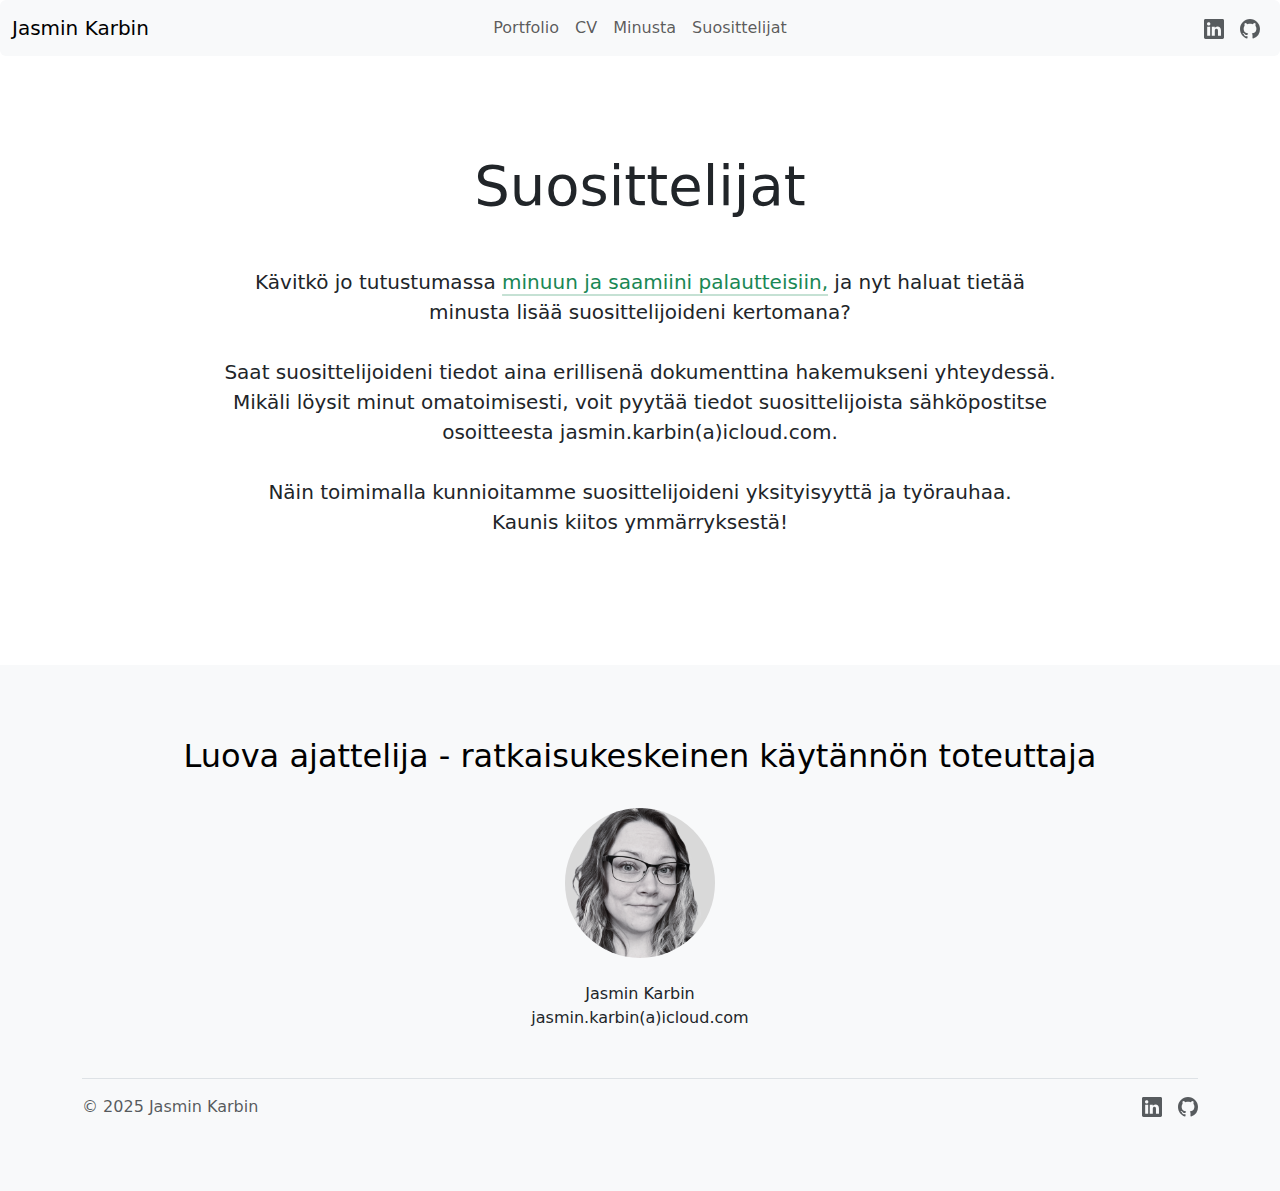
<file: suosittelijat.html>
<!DOCTYPE html>
<html lang="fi">
<head>
    <meta charset="UTF-8">
    <meta name="viewport" content="width=device-width, initial-scale=1.0">
    <title>Suosittelijat - Jasmin Karbin</title>
    <link href="https://cdn.jsdelivr.net/npm/bootstrap@5.3.3/dist/css/bootstrap.min.css" rel="stylesheet" integrity="sha384-QWTKZyjpPEjISv5WaRU9OFeRpok6YctnYmDr5pNlyT2bRjXh0JMhjY6hW+ALEwIH" crossorigin="anonymous">
    <link rel="stylesheet" href="./style.css">
</head>

<body>
<!-- Navigaatio-->  
  <section id="navbar">
    <nav class="navbar navbar-expand-lg bg-body-tertiary rounded" aria-label="Thirteenth navbar example">
      <div class="container-fluid">
        <button class="navbar-toggler" type="button" data-bs-toggle="collapse" data-bs-target="#navbarsExample11" aria-controls="navbarsExample11" aria-expanded="false" aria-label="Toggle navigation">
          <span class="navbar-toggler-icon"></span>
        </button>

        <div class="collapse navbar-collapse d-lg-flex" id="navbarsExample11">
          <a class="navbar-brand col-lg-3 me-0" href="./index.html">Jasmin Karbin</a>
          <ul class="navbar-nav col-lg-6 justify-content-lg-center">
            <li class="nav-item"><a class="nav-link" href="./portfolio.html">Portfolio</a></li>
            <li class="nav-item"><a class="nav-link" href="./cv.html">CV</a></li>
            <li class="nav-item"><a class="nav-link" href="./minusta.html">Minusta</a></li>
            <li class="nav-item"><a class="nav-link" href="./suosittelijat.html">Suosittelijat</a></li>
          </ul>

          <div class="navbar-nav col-lg-3 d-flex justify-content-lg-end align-items-center flex-row">
            <a class="nav-link px-2 text-body-secondary" href="https://www.linkedin.com/in/jasminkarbin">
              <svg xmlns="http://www.w3.org/2000/svg" width="20" fill="currentColor" class="bi bi-linkedin" viewBox="0 0 16 16">
                <path d="M0 1.146C0 .513.526 0 1.175 0h13.65C15.474 0 16 .513 16 1.146v13.708c0 .633-.526 1.146-1.175 1.146H1.175C.526 16 0 15.487 0 14.854zm4.943 12.248V6.169H2.542v7.225zm-1.2-8.212c.837 0 1.358-.554 1.358-1.248-.015-.709-.52-1.248-1.342-1.248S2.4 3.226 2.4 3.934c0 .694.521 1.248 1.327 1.248zm4.908 8.212V9.359c0-.216.016-.432.08-.586.173-.431.568-.878 1.232-.878.869 0 1.216.662 1.216 1.634v3.865h2.401V9.25c0-2.22-1.184-3.252-2.764-3.252-1.274 0-1.845.7-2.165 1.193v.025h-.016l.016-.025V6.169h-2.4c.03.678 0 7.225 0 7.225z"/></svg></a>
            <a class="nav-link px-2 text-body-secondary" href="https://github.com/Brujavieja">
              <svg xmlns="http://www.w3.org/2000/svg" width="20" fill="currentColor" class="bi bi-github" viewBox="0 0 16 16">
                <path d="M8 0C3.58 0 0 3.58 0 8c0 3.54 2.29 6.53 5.47 7.59.4.07.55-.17.55-.38 0-.19-.01-.82-.01-1.49-2.01.37-2.53-.49-2.69-.94-.09-.23-.48-.94-.82-1.13-.28-.15-.68-.52-.01-.53.63-.01 1.08.58 1.23.82.72 1.21 1.87.87 2.33.66.07-.52.28-.87.51-1.07-1.78-.2-3.64-.89-3.64-3.95 0-.87.31-1.59.82-2.15-.08-.2-.36-1.02.08-2.12 0 0 .67-.21 2.2.82.64-.18 1.32-.27 2-.27s1.36.09 2 .27c1.53-1.04 2.2-.82 2.2-.82.44 1.1.16 1.92.08 2.12.51.56.82 1.27.82 2.15 0 3.07-1.87 3.75-3.65 3.95.29.25.54.73.54 1.48 0 1.07-.01 1.93-.01 2.2 0 .21.15.46.55.38A8.01 8.01 0 0 0 16 8c0-4.42-3.58-8-8-8"/></svg></a>
          </div>
        </div>
      </div>
    </nav>
  </section>

<!-- OTSIKKO Suosittelijat -->  
<section>
    <div class="py-5 pb-2 text-center container">
      <div class="row p-lg-5">
        <div class="col-lg-10 col-md-10 mx-auto">
          <h1 class="display-4 fw-normal pb-4">Suosittelijat</h1>
          <p class="lead my-4">
            Kävitkö jo tutustumassa 
            <a href="./minusta.html" class="fw-normal link-success link-offset-2 link-underline-opacity-25 link-underline-opacity-100-hover">minuun ja saamiini palautteisiin,</a>
            ja nyt haluat tietää minusta lisää suosittelijoideni kertomana?</br>
            </br>
            Saat suosittelijoideni tiedot aina erillisenä dokumenttina hakemukseni yhteydessä.</br>
            Mikäli löysit minut omatoimisesti, voit pyytää tiedot suosittelijoista sähköpostitse osoitteesta jasmin.karbin(a)icloud.com.</br>
            </br>
            Näin toimimalla kunnioitamme suosittelijoideni yksityisyyttä ja työrauhaa.</br>
            Kaunis kiitos ymmärryksestä!</p>
        </div>
      </div>
    </div>
</section>
  
<!-- Footer -->    
    <section id="footer">
        <div class="p-5 text-center bg-body-tertiary mt-5">
        <div class="container my-4">
            <h2 class="text-body-emphasis slogan">Luova ajattelija - ratkaisukeskeinen käytännön toteuttaja</h2>
            <img class="col-lg-8 mx-auto lead my-4 jasmin-nelio" src="./images/jasmin-nelio.png" alt="jasmin">  
            <p>Jasmin Karbin</br>
            jasmin.karbin(a)icloud.com</p>
            <div class="d-flex flex-column flex-sm-row justify-content-between align-items-center pt-3 mt-5 border-top">
            <div class="text-body-secondary mb-2 mb-sm-0">
                © 2025 Jasmin Karbin
            </div>
            <ul class="list-unstyled d-flex mb-0">
                <li class="ms-3">
                <a class="text-body-secondary" href="https://www.linkedin.com/in/jasminkarbin">
                    <svg xmlns="http://www.w3.org/2000/svg" width="20" fill="currentColor" class="bi bi-linkedin" viewBox="0 0 16 16">
                    <path d="M0 1.146C0 .513.526 0 1.175 0h13.65C15.474 0 16 .513 16 1.146v13.708c0 .633-.526 1.146-1.175 1.146H1.175C.526 16 0 15.487 0 14.854zm4.943 12.248V6.169H2.542v7.225zm-1.2-8.212c.837 0 1.358-.554 1.358-1.248-.015-.709-.52-1.248-1.342-1.248S2.4 3.226 2.4 3.934c0 .694.521 1.248 1.327 1.248zm4.908 8.212V9.359c0-.216.016-.432.08-.586.173-.431.568-.878 1.232-.878.869 0 1.216.662 1.216 1.634v3.865h2.401V9.25c0-2.22-1.184-3.252-2.764-3.252-1.274 0-1.845.7-2.165 1.193v.025h-.016l.016-.025V6.169h-2.4c.03.678 0 7.225 0 7.225z"/></svg>
                </a>
                </li>
                <li class="ms-3">
                <a class="text-body-secondary" href="https://github.com/Brujavieja">
                    <svg xmlns="http://www.w3.org/2000/svg" width="20" fill="currentColor" class="bi bi-github" viewBox="0 0 16 16">
                    <path d="M8 0C3.58 0 0 3.58 0 8c0 3.54 2.29 6.53 5.47 7.59.4.07.55-.17.55-.38 0-.19-.01-.82-.01-1.49-2.01.37-2.53-.49-2.69-.94-.09-.23-.48-.94-.82-1.13-.28-.15-.68-.52-.01-.53.63-.01 1.08.58 1.23.82.72 1.21 1.87.87 2.33.66.07-.52.28-.87.51-1.07-1.78-.2-3.64-.89-3.64-3.95 0-.87.31-1.59.82-2.15-.08-.2-.36-1.02.08-2.12 0 0 .67-.21 2.2.82.64-.18 1.32-.27 2-.27s1.36.09 2 .27c1.53-1.04 2.2-.82 2.2-.82.44 1.1.16 1.92.08 2.12.51.56.82 1.27.82 2.15 0 3.07-1.87 3.75-3.65 3.95.29.25.54.73.54 1.48 0 1.07-.01 1.93-.01 2.2 0 .21.15.46.55.38A8.01 8.01 0 0 0 16 8c0-4.42-3.58-8-8-8"/></svg>
                </a>
                </li>
            </ul>
            </div>
        </div>
        </div>
    </section>

<!-- Scroll to Top -->
  <button id="scroll-to-top-btn" class="btn btn-primary" type="button" title="Takaisin ylös">
    ⇡
  </button>

  <script src="https://cdn.jsdelivr.net/npm/bootstrap@5.3.3/dist/js/bootstrap.bundle.min.js" integrity="sha384-YvpcrYf0tY3lHB60NNkmXc5s9fDVZLESaAA55NDzOxhy9GkcIdslK1eN7N6jIeHz" crossorigin="anonymous"></script>
  <script src="index.js" charset="UTF-8"></script>
</body>
</html>
</file>
<file: style.css>
/* Tekstit */
.slogan, .otsikot {
    font-weight: 300 !important;
}

.listat {
    list-style-type: none;
}

/* Kuvat */
.jasmin-potretti {
    border-top-left-radius: 35px;
    border-top-right-radius: 35px;
}

.jasmin-nelio {
    width: 150px;
    border-radius: 50%;
}

.proj1 {
    background: url("./images/placeholder-gray.png");
    background-size: cover;
    background-position: center;
}

.proj2 {
    background: url("./images/proj2-mondrian.png");
    background-size: cover;
    background-position: center;
}

.proj3 {
    background: url("./images/proj3-noppapeli.png");
    background-size: cover;
    background-position: center;
}

/* Karuselli */
.carousel-rounded {
    border-radius: 20px;
    overflow: hidden;
}

.carousel-control-prev-icon,
.carousel-control-next-icon {
    filter: brightness(0) saturate(100%) invert(16%) sepia(0%) saturate(0%) hue-rotate(328deg) brightness(95%) contrast(93%);
}

.carousel-indicators [data-bs-target] {
    background-color: #9a9a9a; 
    opacity: 1;
}
  
.carousel-indicators .active {
    background-color: #6a6a6a; 
}

/* Painikkeet ja napit */
.btn-sm {
    --bs-btn-padding-y: 5px;
    --bs-btn-padding-x: 15px;
    --bs-btn-font-size: 0.875rem;
    --bs-btn-border-radius: var(--bs-border-radius-sm);
}

.near-button {
    width: 65%;
    margin-left: auto;
    margin-right: auto;
    margin-top: 1%;
    display: flex;
    justify-content: center;
}

.medium-button {
    width: 65%;
    margin-left: auto;
    margin-right: auto;
    margin-top: 4%;
    display: flex;
    justify-content: center;
}

.long-button {
    width: 100%;
    margin-left: auto;
    margin-right: auto;
    margin-top: 4%;
    display: flex;
    justify-content: center;
}

#scroll-to-top-btn {
    position: fixed;
    bottom: 40px;
    right: 40px;
    z-index: 99;
    display: none; /* piilotettu aluksi */
    border-radius: 50%;
    width: 48px;
    height: 48px;
    font-size: 24px;
    line-height: 24px;
    text-align: center;
    padding: 0;
    transition: opacity 0.4s;
    background-color: #9a9a9a !important;
    border-color: #9a9a9a !important;
}

/* Palautteiden muotoilut */
.palaute-lupaus {
    max-width: 400px;
    width: 100%;
    height: auto;
    padding-top: 5px;
    padding-bottom: 5px;
    border-radius: 3%;
}

.palaute-selkeakehys {
    width: 350px;
    height: 350px;
    border-radius: 2%;
    border: 1px solid darkgray;
}

.palaute-apuna {
    width: 350px;
    height: 350px;
}

.palaute-oranssi {
    max-width: 400px;
    width: 150%;
    height: auto;
}

.palaute-luovaa {
    max-width: 350px;
    width: 100%;
    height: auto;
}

/* Portfolion muotoilut */
.card {
    position: relative; 
}

.ribbon {
    position: absolute;
    top: 10px;
    right: 10px;
    background-color: #ffffff;
    color: #545454;
    padding: 5px 15px;
    font-size: 14px;
    font-weight: bold;
    border-radius: 5px;
    box-shadow: 0 2px 4px rgba(0, 0, 0, 0.2);
}
</file>
